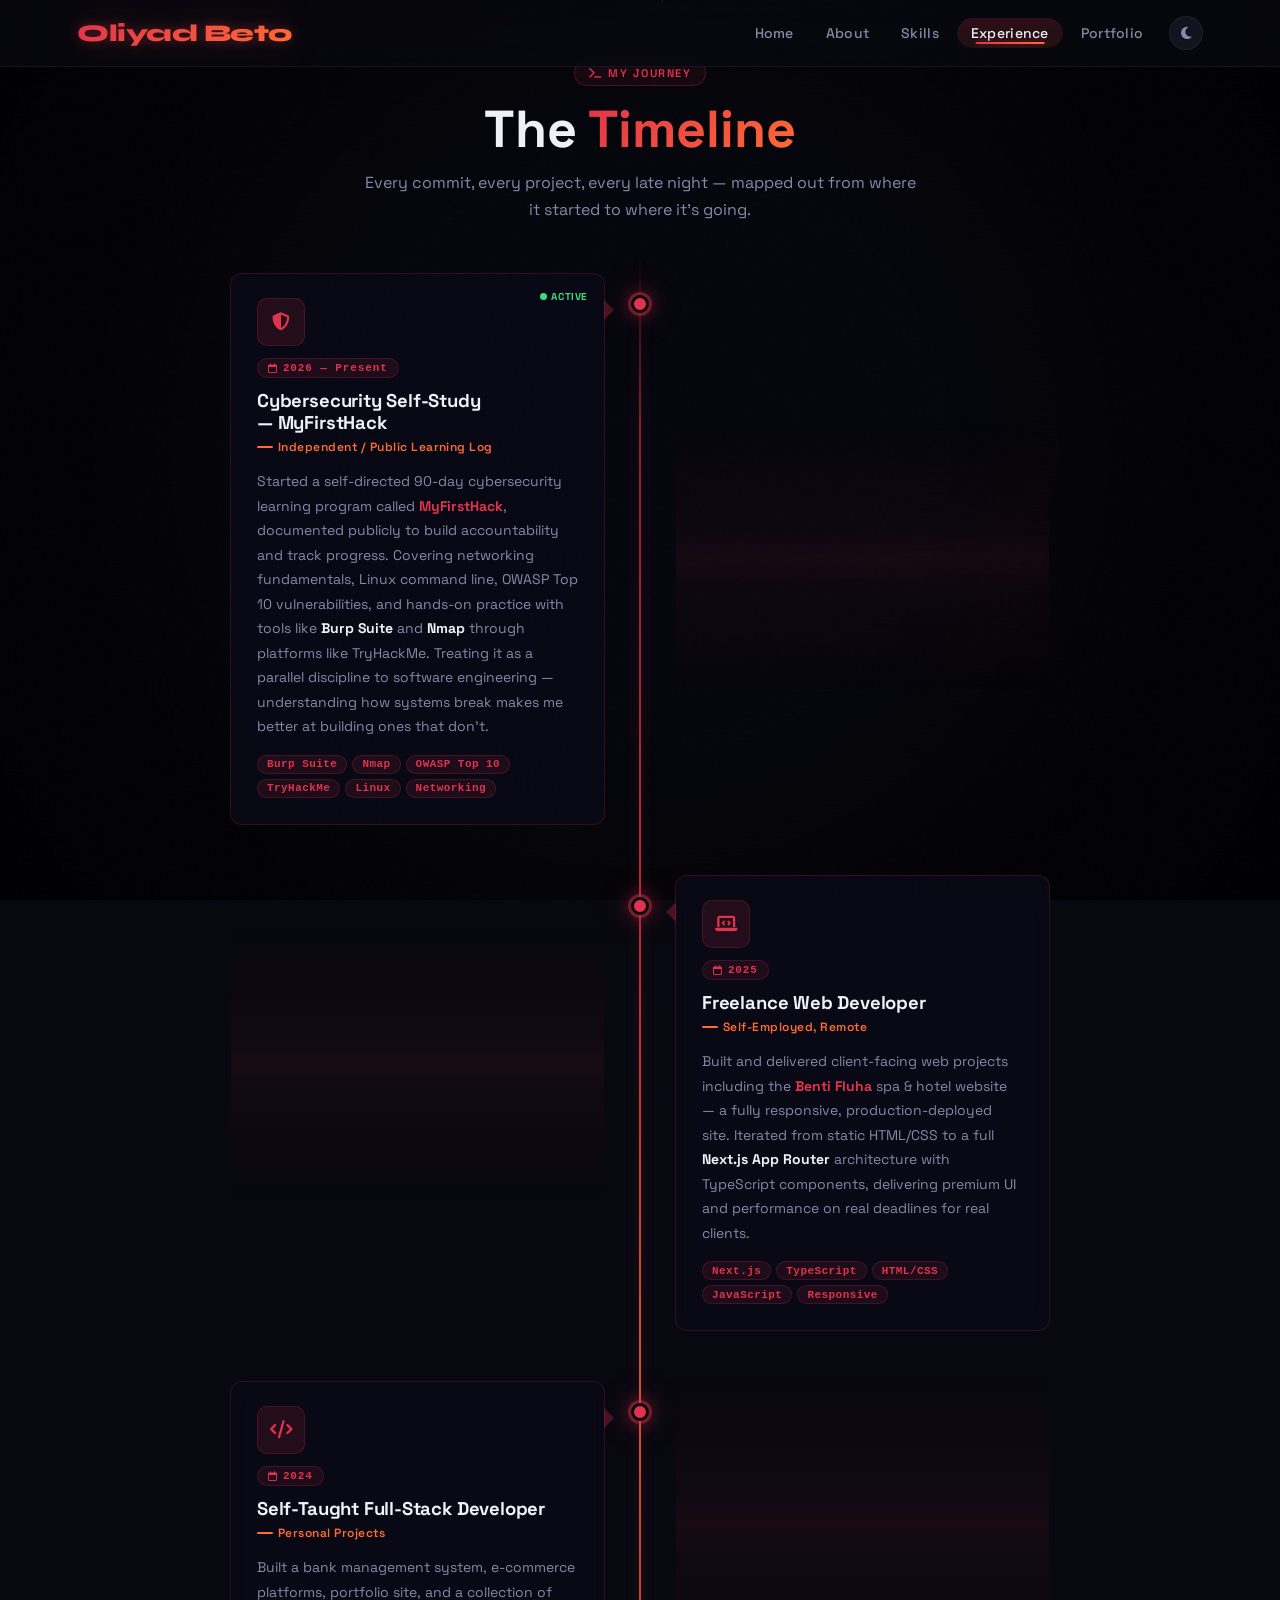
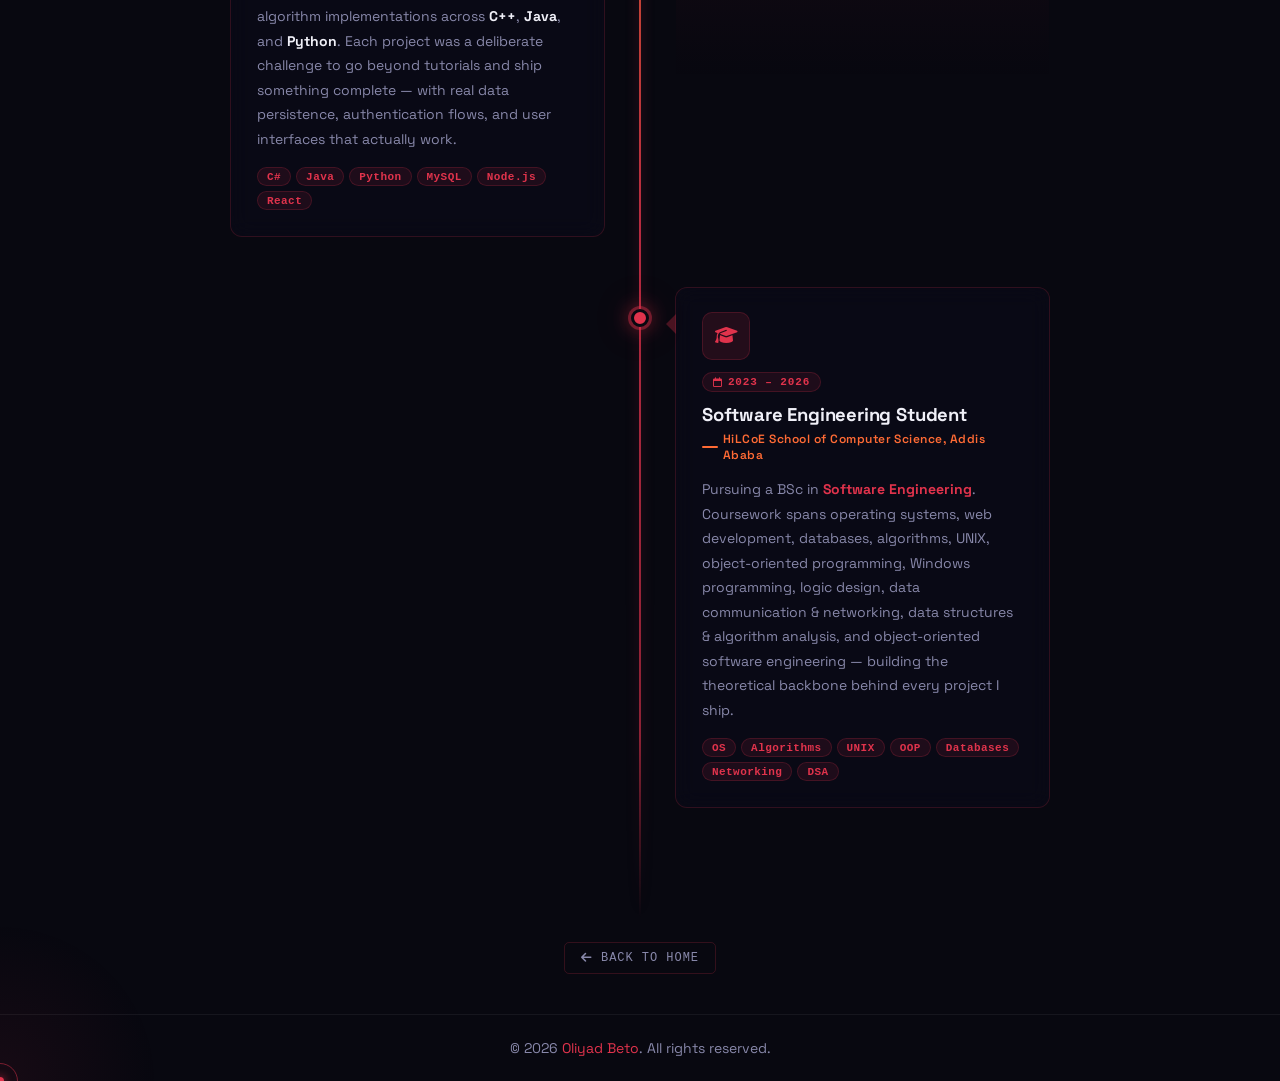
<file: experience.html>
<!DOCTYPE html>
<html lang="en">
<head>
  <meta charset="UTF-8">
  <meta name="viewport" content="width=device-width, initial-scale=1.0">
  <title>Experience — Oliyad Beto</title>
  <meta name="description" content="Oliyad Beto's professional journey — cybersecurity, freelancing, full-stack development and software engineering studies.">
  <link rel="stylesheet" href="https://cdnjs.cloudflare.com/ajax/libs/font-awesome/6.4.2/css/all.min.css">
  <link rel="stylesheet" href="style.css">
  <style>
    /* ══════════════════════════════════════════
       TIMELINE PAGE — CYBER EDITION
    ══════════════════════════════════════════ */

    .exp-hero {
      text-align: center;
      padding: 6rem 2rem 3rem;
      position: relative;
    }
    .exp-hero .tag {
      display: inline-flex;
      align-items: center;
      gap: 0.6rem;
      font-size: 1.1rem;
      font-weight: 600;
      letter-spacing: 0.14em;
      text-transform: uppercase;
      color: var(--accent);
      background: rgba(224,51,76,0.08);
      border: 1px solid rgba(224,51,76,0.25);
      padding: 0.5rem 1.4rem;
      border-radius: 3rem;
      margin-bottom: 1.6rem;
    }
    .exp-hero h1 {
      font-size: clamp(3rem, 6vw, 5.2rem);
      font-weight: 900;
      line-height: 1.05;
      margin-bottom: 1.2rem;
    }
    .exp-hero h1 span {
      background: var(--grad);
      -webkit-background-clip: text;
      -webkit-text-fill-color: transparent;
      background-clip: text;
    }
    .exp-hero p {
      font-size: 1.6rem;
      color: var(--text-muted);
      max-width: 56ch;
      margin: 0 auto;
      line-height: 1.7;
    }

    /* ── TIMELINE WRAPPER ── */
    .cyber-timeline {
      position: relative;
      max-width: 860px;
      margin: 0 auto;
      padding: 2rem 2rem 6rem;
    }

    /* The vertical glowing line */
    .cyber-timeline::before {
      content: '';
      position: absolute;
      left: 50%;
      top: 0;
      bottom: 0;
      width: 2px;
      transform: translateX(-50%);
      background: linear-gradient(
        to bottom,
        transparent 0%,
        rgba(224,51,76,0.6) 8%,
        rgba(224,51,76,0.8) 30%,
        rgba(255,107,53,0.8) 50%,
        rgba(224,51,76,0.8) 70%,
        rgba(224,51,76,0.6) 92%,
        transparent 100%
      );
      filter: drop-shadow(0 0 6px rgba(224,51,76,0.5));
      animation: line-pulse 3s ease-in-out infinite alternate;
    }
    @keyframes line-pulse {
      from { opacity: 0.7; }
      to   { opacity: 1; filter: drop-shadow(0 0 12px rgba(224,51,76,0.8)); }
    }

    /* ── TIMELINE ITEM ── */
    .tl-item {
      display: flex;
      align-items: flex-start;
      gap: 0;
      margin-bottom: 5rem;
      position: relative;
      opacity: 0;
      transform: translateY(40px);
      transition: opacity 0.7s ease, transform 0.7s ease;
    }
    .tl-item.in-view {
      opacity: 1;
      transform: translateY(0);
    }

    /* Alternate left/right layout */
    .tl-item:nth-child(odd)  { flex-direction: row; }
    .tl-item:nth-child(even) { flex-direction: row-reverse; }

    /* ── CARD ── */
    .tl-card {
      width: calc(50% - 3.5rem);
      background: rgba(10,10,22,0.88);
      border: 1px solid rgba(224,51,76,0.18);
      border-radius: 1.2rem;
      padding: 2.4rem 2.6rem 2.6rem;
      position: relative;
      backdrop-filter: blur(10px);
      transition: border-color 0.3s, box-shadow 0.3s, transform 0.3s;
      /* overflow:hidden removed — it disables 3D perspective tilt in browsers */
      cursor: default;
      transform-style: preserve-3d;
      will-change: transform;
    }

    /* Hover glow */
    .tl-card:hover {
      border-color: rgba(224,51,76,0.5);
      box-shadow:
        0 0 0 1px rgba(224,51,76,0.12),
        0 0 50px rgba(224,51,76,0.18),
        0 24px 60px rgba(0,0,0,0.5);
    }

    /* Top accent bar */
    .tl-card::before {
      content: '';
      position: absolute;
      top: 0; left: 0; right: 0;
      height: 2px;
      background: linear-gradient(90deg, transparent, var(--accent), var(--accent2), transparent);
      opacity: 0;
      transition: opacity 0.35s;
    }
    .tl-card:hover::before { opacity: 1; }

    /* Scan line sweep on hover */
    .tl-card::after {
      content: '';
      position: absolute;
      top: -100%;
      left: 0; right: 0;
      height: 60%;
      background: linear-gradient(
        to bottom,
        transparent,
        rgba(224,51,76,0.04) 40%,
        rgba(224,51,76,0.08) 50%,
        rgba(224,51,76,0.04) 60%,
        transparent
      );
      pointer-events: none;
      transition: top 0.6s ease;
    }
    .tl-card:hover::after { top: 100%; }

    /* Card arrow pointing toward center line */
    .tl-item:nth-child(odd)  .tl-card::before,
    .tl-item:nth-child(even) .tl-card::before { content: ''; }

    .tl-arrow {
      position: absolute;
      top: 2.6rem;
      width: 0; height: 0;
      border-top: 10px solid transparent;
      border-bottom: 10px solid transparent;
    }
    .tl-item:nth-child(odd)  .tl-arrow {
      right: -10px;
      border-left: 10px solid rgba(224,51,76,0.3);
    }
    .tl-item:nth-child(even) .tl-arrow {
      left: -10px;
      border-right: 10px solid rgba(224,51,76,0.3);
    }

    /* ── CENTER DOT ── */
    .tl-dot-wrap {
      position: absolute;
      left: 50%;
      top: 2.2rem;
      transform: translateX(-50%);
      z-index: 10;
      display: flex;
      align-items: center;
      justify-content: center;
    }
    .tl-dot {
      width: 18px;
      height: 18px;
      border-radius: 50%;
      background: var(--accent);
      border: 3px solid var(--bg);
      box-shadow:
        0 0 0 3px rgba(224,51,76,0.4),
        0 0 20px rgba(224,51,76,0.7),
        0 0 40px rgba(224,51,76,0.3);
      transition: transform 0.3s, box-shadow 0.3s;
      animation: dot-breathe 2.5s ease-in-out infinite;
    }
    .tl-item:hover .tl-dot {
      transform: scale(1.5);
      box-shadow:
        0 0 0 4px rgba(224,51,76,0.5),
        0 0 30px rgba(224,51,76,1),
        0 0 60px rgba(224,51,76,0.5);
    }
    @keyframes dot-breathe {
      0%, 100% { box-shadow: 0 0 0 3px rgba(224,51,76,0.4), 0 0 20px rgba(224,51,76,0.7), 0 0 40px rgba(224,51,76,0.3); }
      50%       { box-shadow: 0 0 0 5px rgba(224,51,76,0.2), 0 0 30px rgba(255,107,53,0.9), 0 0 60px rgba(224,51,76,0.4); }
    }

    /* ── CARD CONTENT ── */
    .tl-date {
      display: inline-flex;
      align-items: center;
      gap: 0.5rem;
      font-family: 'Courier New', monospace;
      font-size: 1.1rem;
      color: var(--accent);
      font-weight: 700;
      letter-spacing: 0.08em;
      background: rgba(224,51,76,0.1);
      border: 1px solid rgba(224,51,76,0.2);
      padding: 0.3rem 1rem;
      border-radius: 2rem;
      margin-bottom: 1.2rem;
    }
    .tl-date i { font-size: 1rem; }

    .tl-role {
      font-size: 1.85rem;
      font-weight: 800;
      color: var(--text);
      line-height: 1.2;
      margin-bottom: 0.5rem;
      letter-spacing: -0.01em;
    }

    .tl-company {
      font-size: 1.2rem;
      color: var(--accent2);
      font-weight: 600;
      letter-spacing: 0.04em;
      margin-bottom: 1.4rem;
      display: flex;
      align-items: center;
      gap: 0.5rem;
    }
    .tl-company::before {
      content: '';
      display: inline-block;
      width: 16px;
      height: 2px;
      background: var(--accent2);
      border-radius: 1px;
      flex-shrink: 0;
    }

    .tl-desc {
      font-size: 1.4rem;
      color: var(--text-muted);
      line-height: 1.75;
    }

    /* ── SKILL CHIPS ── */
    .tl-tags {
      display: flex;
      flex-wrap: wrap;
      gap: 0.5rem;
      margin-top: 1.6rem;
    }
    .tl-tag {
      font-size: 1.1rem;
      font-weight: 600;
      color: var(--accent);
      background: rgba(224,51,76,0.1);
      border: 1px solid rgba(224,51,76,0.2);
      padding: 0.25rem 0.9rem;
      border-radius: 2rem;
      font-family: 'Courier New', monospace;
      letter-spacing: 0.04em;
      transition: background 0.2s, border-color 0.2s;
    }
    .tl-tag:hover {
      background: rgba(224,51,76,0.2);
      border-color: rgba(224,51,76,0.5);
    }

    /* ── ICON BADGE ── */
    .tl-icon {
      font-size: 1.8rem;
      margin-bottom: 1.2rem;
      width: 4.8rem;
      height: 4.8rem;
      border-radius: 1rem;
      display: flex;
      align-items: center;
      justify-content: center;
      background: rgba(224,51,76,0.12);
      border: 1px solid rgba(224,51,76,0.2);
      color: var(--accent);
    }

    /* ── STATUS BADGE (current) ── */
    .tl-status {
      position: absolute;
      top: 1.6rem;
      right: 1.6rem;
      display: flex;
      align-items: center;
      gap: 0.4rem;
      font-size: 1rem;
      font-weight: 700;
      color: #3ddc84;
      letter-spacing: 0.06em;
      text-transform: uppercase;
    }
    .tl-status-dot {
      width: 7px;
      height: 7px;
      border-radius: 50%;
      background: #3ddc84;
      animation: blink 1.2s ease-in-out infinite;
    }
    @keyframes blink {
      0%, 100% { opacity: 1; }
      50%       { opacity: 0.2; }
    }

    /* ── YEAR MARKER (optional) ── */
    .tl-year-marker {
      text-align: center;
      margin-bottom: 3rem;
      position: relative;
      z-index: 5;
    }
    .tl-year-marker span {
      display: inline-block;
      font-family: 'Courier New', monospace;
      font-size: 1.1rem;
      font-weight: 700;
      letter-spacing: 0.2em;
      color: rgba(224,51,76,0.7);
      background: var(--bg);
      padding: 0.3rem 1.2rem;
      border: 1px solid rgba(224,51,76,0.15);
      border-radius: 2rem;
      position: relative;
      z-index: 2;
    }

    /* ── BACK BTN ── */
    .exp-back {
      display: flex;
      justify-content: center;
      padding-bottom: 4rem;
    }

    /* ── RESPONSIVE ── */
    @media (max-width: 768px) {
      .cyber-timeline::before { left: 2rem; }
      .tl-item,
      .tl-item:nth-child(even) { flex-direction: column !important; padding-left: 5rem; }
      .tl-card { width: 100%; }
      .tl-dot-wrap { left: 2rem; top: 1.8rem; transform: none; }
      .tl-item:nth-child(odd)  .tl-arrow,
      .tl-item:nth-child(even) .tl-arrow { left: -10px; right: auto; border-right: 10px solid rgba(224,51,76,0.3); border-left: none; }
    }

    /* ── LIGHT MODE ── */
    body.light-mode .exp-hero h1 { color: #0c0c18; }
    body.light-mode .exp-hero p  { color: #52526a; }
    body.light-mode .exp-hero .tag {
      background: rgba(224,51,76,0.07);
      border-color: rgba(224,51,76,0.2);
    }

    body.light-mode .cyber-timeline::before {
      background: linear-gradient(
        to bottom,
        transparent 0%,
        rgba(224,51,76,0.4) 8%,
        rgba(224,51,76,0.55) 50%,
        rgba(224,51,76,0.4) 92%,
        transparent 100%
      );
    }

    body.light-mode .tl-card {
      background: #ffffff;
      border-color: rgba(224,51,76,0.18);
      box-shadow: 0 4px 24px rgba(0,0,0,0.07);
    }
    body.light-mode .tl-card:hover {
      border-color: rgba(224,51,76,0.4);
      box-shadow:
        0 0 0 1px rgba(224,51,76,0.1),
        0 0 40px rgba(224,51,76,0.1),
        0 20px 48px rgba(0,0,0,0.12);
    }

    body.light-mode .tl-role    { color: #0c0c18; }
    body.light-mode .tl-company { color: #e0334c; }
    body.light-mode .tl-company::before { background: #e0334c; }
    body.light-mode .tl-desc    { color: #52526a; }
    body.light-mode .tl-desc strong { color: #0c0c18; }

    body.light-mode .tl-date {
      background: rgba(224,51,76,0.07);
      border-color: rgba(224,51,76,0.2);
      color: var(--accent);
    }

    body.light-mode .tl-tag {
      background: rgba(224,51,76,0.07);
      border-color: rgba(224,51,76,0.2);
      color: var(--accent);
    }
    body.light-mode .tl-tag:hover {
      background: rgba(224,51,76,0.14);
      border-color: rgba(224,51,76,0.4);
    }

    body.light-mode .tl-icon {
      background: rgba(224,51,76,0.07);
      border-color: rgba(224,51,76,0.18);
    }

    body.light-mode .tl-status { color: #008a35; }
    body.light-mode .tl-status-dot { background: #008a35; }

    body.light-mode .tl-dot {
      border-color: var(--bg);
      box-shadow: 0 0 0 3px rgba(224,51,76,0.35), 0 0 14px rgba(224,51,76,0.5);
    }
  </style>
</head>
<body>

<canvas id="particles-canvas"></canvas>

<header id="main-header">
  <a href="index.html" class="logo">Oliyad Beto</a>
  <nav>
    <a href="index.html">Home</a>
    <a href="about.html">About</a>
    <a href="skills.html">Skills</a>
    <a href="experience.html" class="active">Experience</a>
    <a href="portfolio.html">Portfolio</a>
    <button class="toggle-mode-btn" id="theme-toggle" aria-label="Toggle theme">
      <i class="fa-solid fa-moon"></i>
    </button>
  </nav>
</header>

<main>

  <!-- ── HERO ── -->
  <section class="exp-hero">
    <span class="tag"><i class="fa-solid fa-terminal"></i> MY JOURNEY</span>
    <h1>The <span>Timeline</span></h1>
    <p>Every commit, every project, every late night — mapped out from where it started to where it's going.</p>
  </section>

  <!-- ══ CYBER TIMELINE ══ -->
  <div class="cyber-timeline" id="cyber-timeline">

    <!-- ─── ITEM 1 — Cybersecurity ─── -->
    <div class="tl-item" id="tl-1" style="transition-delay: 0.05s">
      <div class="tl-card">
        <div class="tl-status"><span class="tl-status-dot"></span>ACTIVE</div>
        <div class="tl-arrow"></div>
        <div class="tl-icon"><i class="fa-solid fa-shield-halved"></i></div>
        <div class="tl-date"><i class="fa-regular fa-calendar"></i> 2026 — Present</div>
        <div class="tl-role">Cybersecurity Self-Study<br>— MyFirstHack</div>
        <div class="tl-company">Independent / Public Learning Log</div>
        <div class="tl-desc">Started a self-directed 90-day cybersecurity learning program called <strong style="color:var(--accent)">MyFirstHack</strong>, documented publicly to build accountability and track progress. Covering networking fundamentals, Linux command line, OWASP Top 10 vulnerabilities, and hands-on practice with tools like <strong style="color:var(--text)">Burp Suite</strong> and <strong style="color:var(--text)">Nmap</strong> through platforms like TryHackMe. Treating it as a parallel discipline to software engineering — understanding how systems break makes me better at building ones that don't.</div>
        <div class="tl-tags">
          <span class="tl-tag">Burp Suite</span>
          <span class="tl-tag">Nmap</span>
          <span class="tl-tag">OWASP Top 10</span>
          <span class="tl-tag">TryHackMe</span>
          <span class="tl-tag">Linux</span>
          <span class="tl-tag">Networking</span>
        </div>
      </div>
      <div class="tl-dot-wrap"><div class="tl-dot"></div></div>
    </div>

    <!-- ─── ITEM 2 — Freelance ─── -->
    <div class="tl-item" id="tl-2" style="transition-delay: 0.15s">
      <div class="tl-card">
        <div class="tl-arrow"></div>
        <div class="tl-icon"><i class="fa-solid fa-laptop-code"></i></div>
        <div class="tl-date"><i class="fa-regular fa-calendar"></i> 2025</div>
        <div class="tl-role">Freelance Web Developer</div>
        <div class="tl-company">Self-Employed, Remote</div>
        <div class="tl-desc">Built and delivered client-facing web projects including the <strong style="color:var(--accent)">Benti Fluha</strong> spa &amp; hotel website — a fully responsive, production-deployed site. Iterated from static HTML/CSS to a full <strong style="color:var(--text)">Next.js App Router</strong> architecture with TypeScript components, delivering premium UI and performance on real deadlines for real clients.</div>
        <div class="tl-tags">
          <span class="tl-tag">Next.js</span>
          <span class="tl-tag">TypeScript</span>
          <span class="tl-tag">HTML/CSS</span>
          <span class="tl-tag">JavaScript</span>
          <span class="tl-tag">Responsive</span>
        </div>
      </div>
      <div class="tl-dot-wrap"><div class="tl-dot"></div></div>
    </div>

    <!-- ─── ITEM 3 — Full-Stack ─── -->
    <div class="tl-item" id="tl-3" style="transition-delay: 0.25s">
      <div class="tl-card">
        <div class="tl-arrow"></div>
        <div class="tl-icon"><i class="fa-solid fa-code"></i></div>
        <div class="tl-date"><i class="fa-regular fa-calendar"></i> 2024</div>
        <div class="tl-role">Self-Taught Full-Stack Developer</div>
        <div class="tl-company">Personal Projects</div>
        <div class="tl-desc">Built a bank management system, e-commerce platforms, portfolio site, and a collection of algorithm implementations across <strong style="color:var(--text)">C++</strong>, <strong style="color:var(--text)">Java</strong>, and <strong style="color:var(--text)">Python</strong>. Each project was a deliberate challenge to go beyond tutorials and ship something complete — with real data persistence, authentication flows, and user interfaces that actually work.</div>
        <div class="tl-tags">
          <span class="tl-tag">C#</span>
          <span class="tl-tag">Java</span>
          <span class="tl-tag">Python</span>
          <span class="tl-tag">MySQL</span>
          <span class="tl-tag">Node.js</span>
          <span class="tl-tag">React</span>
        </div>
      </div>
      <div class="tl-dot-wrap"><div class="tl-dot"></div></div>
    </div>

    <!-- ─── ITEM 4 — University ─── -->
    <div class="tl-item" id="tl-4" style="transition-delay: 0.35s">
      <div class="tl-card">
        <div class="tl-arrow"></div>
        <div class="tl-icon"><i class="fa-solid fa-graduation-cap"></i></div>
        <div class="tl-date"><i class="fa-regular fa-calendar"></i> 2023 – 2026</div>
        <div class="tl-role">Software Engineering Student</div>
        <div class="tl-company">HiLCoE School of Computer Science, Addis Ababa</div>
        <div class="tl-desc">Pursuing a BSc in <strong style="color:var(--accent)">Software Engineering</strong>. Coursework spans operating systems, web development, databases, algorithms, UNIX, object-oriented programming, Windows programming, logic design, data communication &amp; networking, data structures &amp; algorithm analysis, and object-oriented software engineering — building the theoretical backbone behind every project I ship.</div>
        <div class="tl-tags">
          <span class="tl-tag">OS</span>
          <span class="tl-tag">Algorithms</span>
          <span class="tl-tag">UNIX</span>
          <span class="tl-tag">OOP</span>
          <span class="tl-tag">Databases</span>
          <span class="tl-tag">Networking</span>
          <span class="tl-tag">DSA</span>
        </div>
      </div>
      <div class="tl-dot-wrap"><div class="tl-dot"></div></div>
    </div>

  </div><!-- /cyber-timeline -->

  <!-- BACK -->
  <div class="exp-back">
    <a href="index.html" class="back-btn"><i class="fa-solid fa-arrow-left"></i> Back to Home</a>
  </div>

</main>

<footer>
  <p>&copy; 2026 <span>Oliyad Beto</span>. All rights reserved.</p>
</footer>

<script src="app.js"></script>
<script>
  // Timeline scroll reveal (independent of app.js reveal system)
  (function() {
    const items = document.querySelectorAll('.tl-item');
    const io = new IntersectionObserver(entries => {
      entries.forEach(entry => {
        if (entry.isIntersecting) {
          const delay = parseFloat(entry.target.style.transitionDelay || '0') * 1000;
          setTimeout(() => entry.target.classList.add('in-view'), delay);
          io.unobserve(entry.target);
        }
      });
    }, { threshold: 0.15 });
    items.forEach(item => io.observe(item));
  })();
</script>
</body>
</html>
</file>
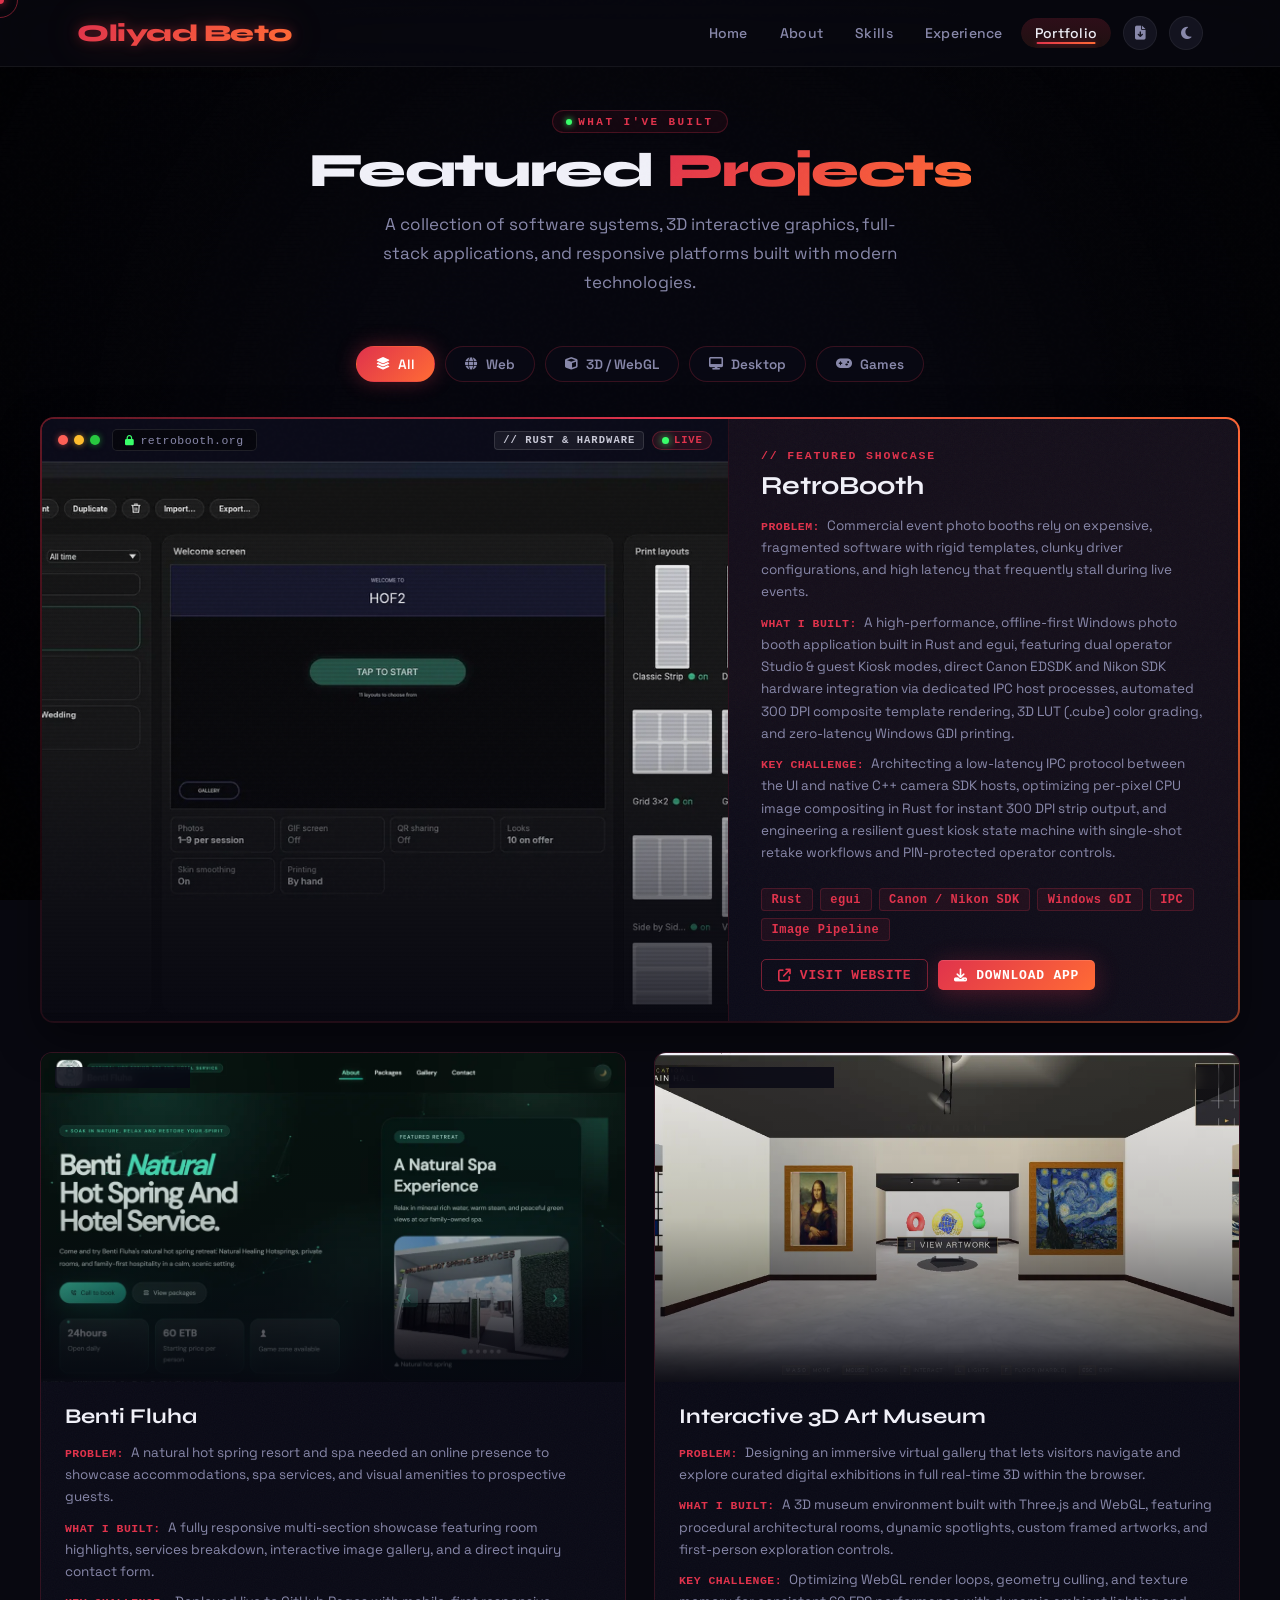
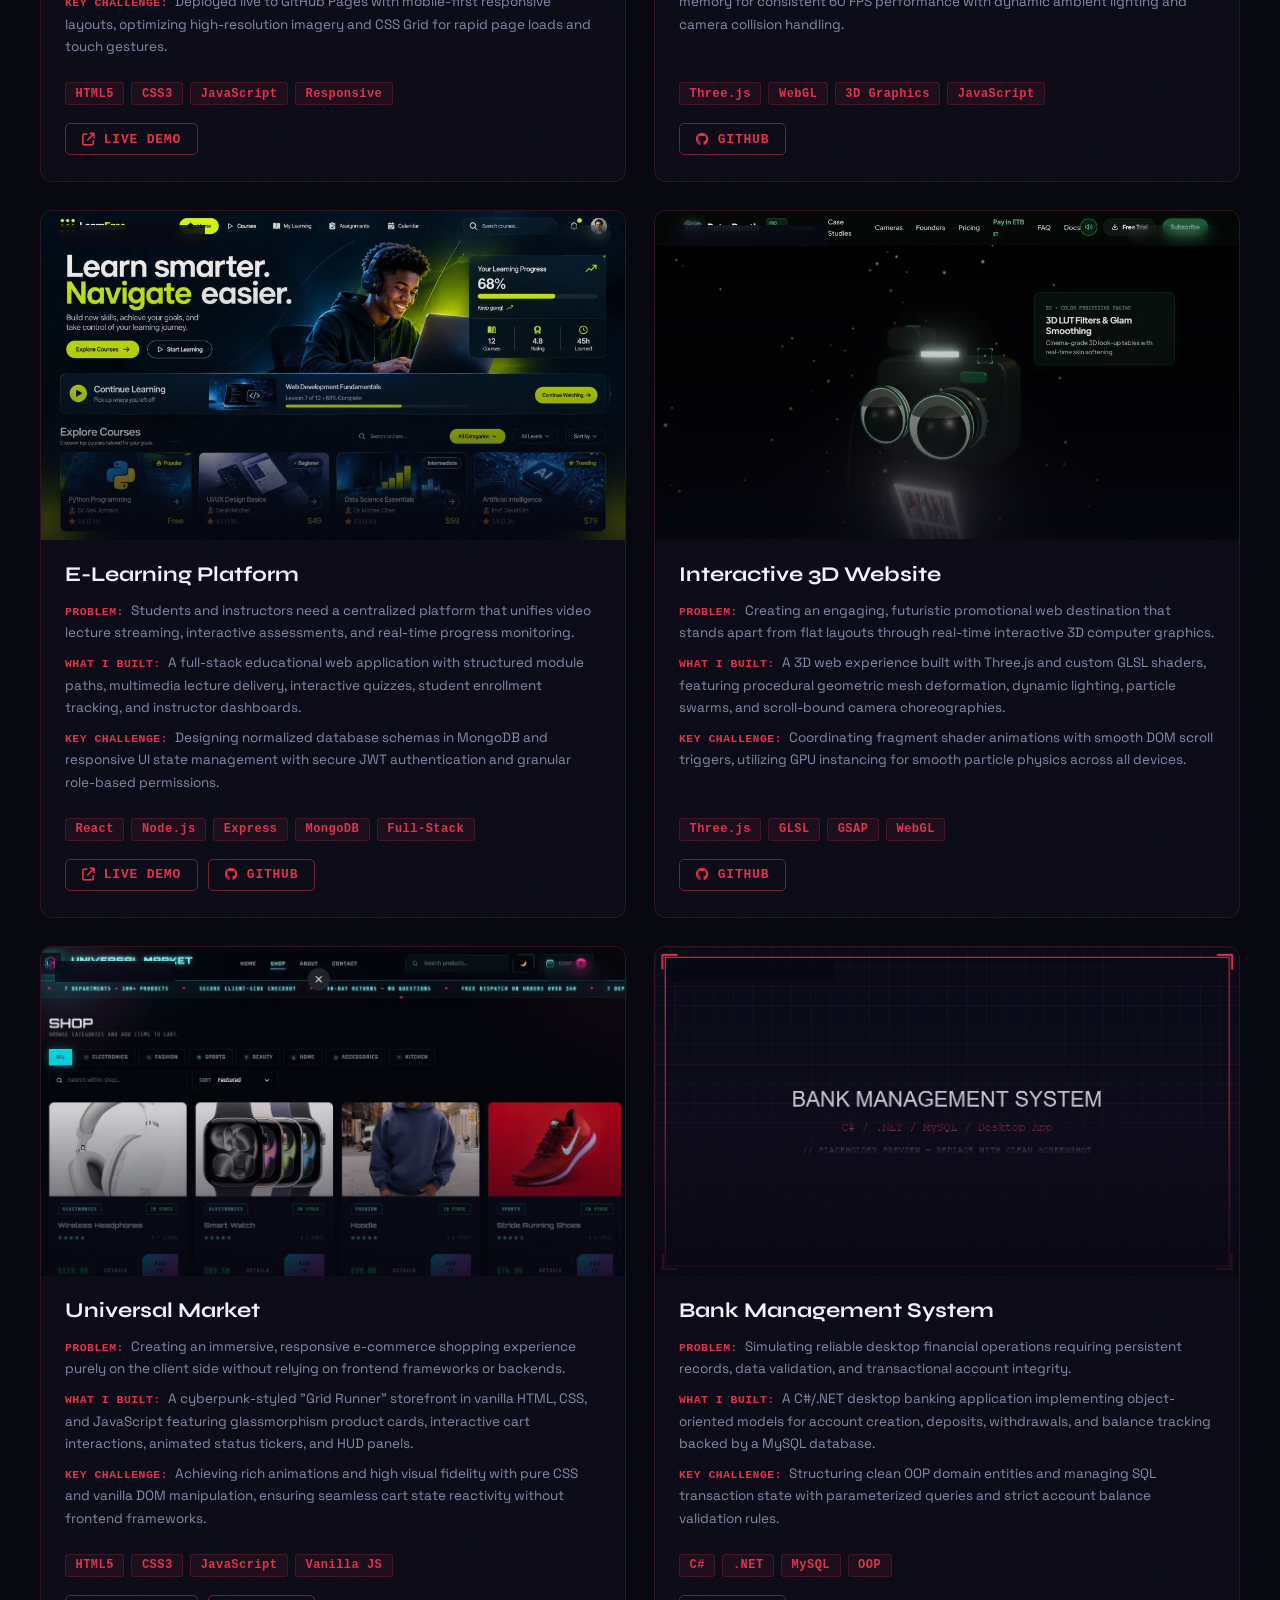
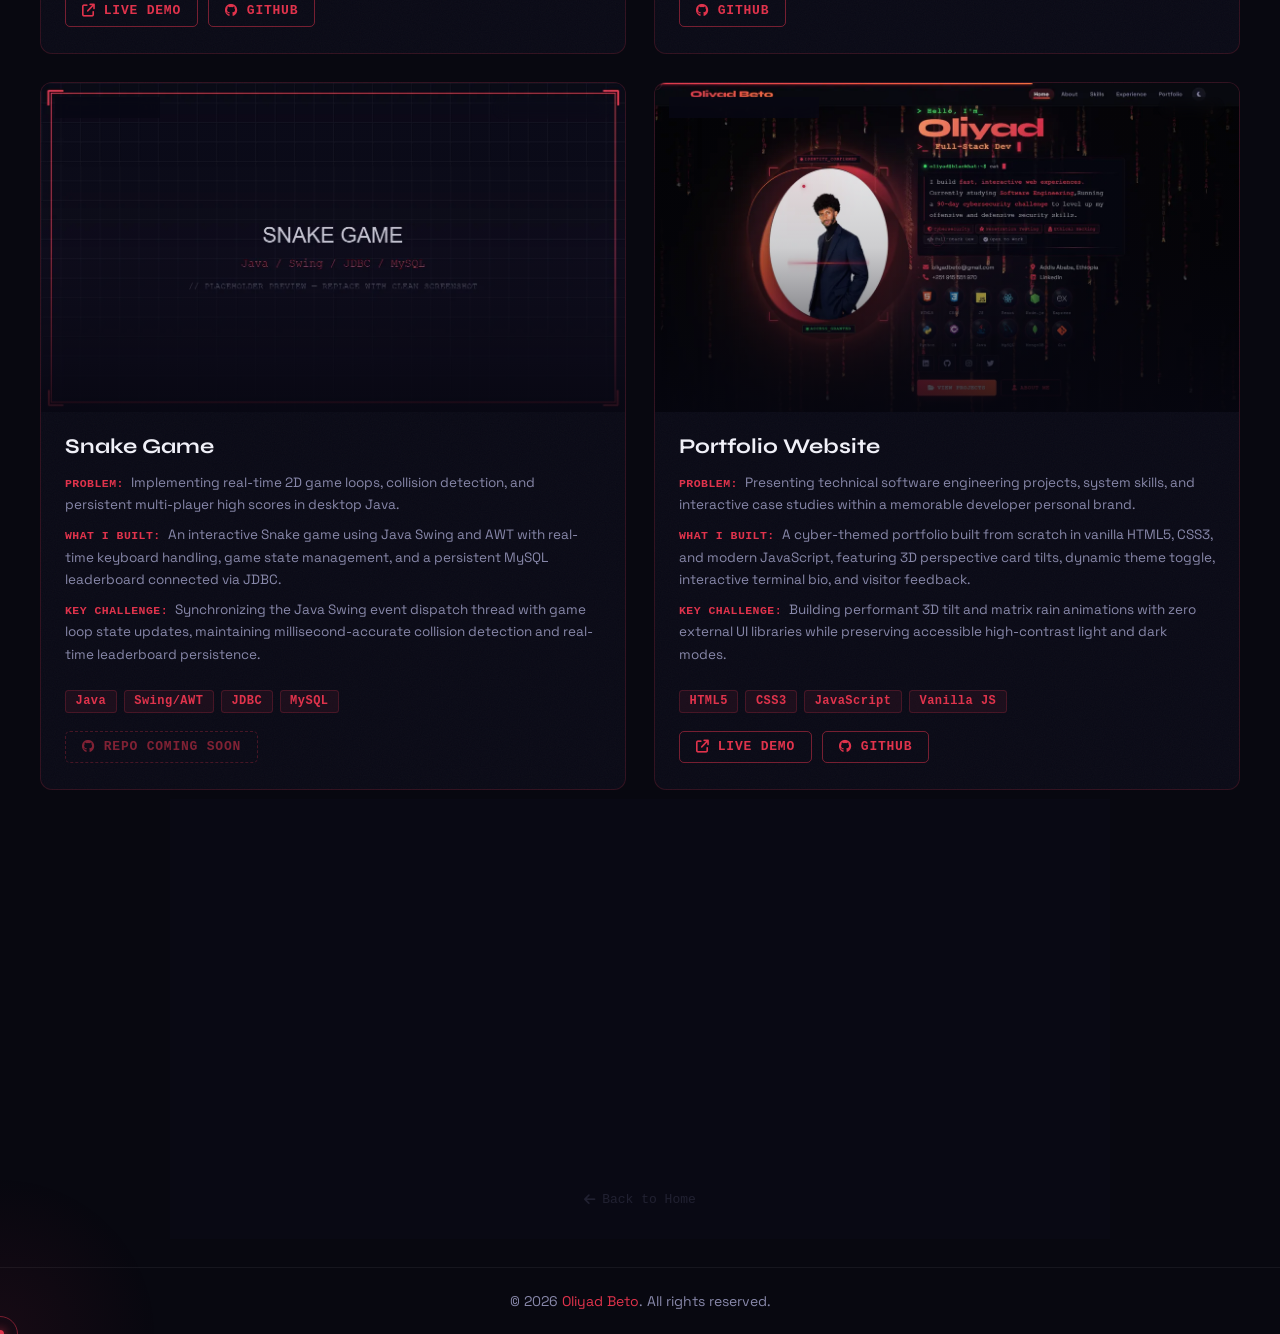
<file: portfolio.html>
<!DOCTYPE html>
<html lang="en">
<head>
  <meta charset="UTF-8">
  <meta name="viewport" content="width=device-width, initial-scale=1.0">
  <title>Projects &mdash; Oliyad Beto | Software Engineer</title>
  <meta name="description" content="Explore software engineering and web development projects by Oliyad Beto &mdash; 3D WebGL experiences, full-stack platforms, banking systems, games, and responsive websites.">
  <meta name="theme-color" content="#060610">
  <!-- Open Graph -->
  <meta property="og:type" content="website">
  <meta property="og:title" content="Projects &mdash; Oliyad Beto | Software Engineer">
  <meta property="og:description" content="Explore software engineering and web development projects by Oliyad Beto &mdash; 3D WebGL experiences, full-stack platforms, banking systems, games, and responsive websites.">
  <meta property="og:image" content="images/benti-fluha.webp">
  <meta property="og:url" content="https://olibbeto.github.io/Portfolio3.0/portfolio.html">
  <link rel="stylesheet" href="https://cdnjs.cloudflare.com/ajax/libs/font-awesome/6.4.2/css/all.min.css">
  <link rel="stylesheet" href="style.css?v=20261111">
</head>
<body>

<canvas id="particles-canvas"></canvas>

<!-- Custom cursor -->
<div class="cursor-dot" id="cursor-dot"></div>
<div class="cursor-ring" id="cursor-ring"></div>

<!-- Scroll progress bar -->
<div class="scroll-indicator" id="scroll-bar"></div>

<header id="main-header">
  <a href="index.html" class="logo">Oliyad Beto</a>
  <nav>
    <a href="index.html">Home</a>
    <a href="about.html">About</a>
    <a href="skills.html">Skills</a>
    <a href="experience.html">Experience</a>
    <a href="portfolio.html" class="active">Portfolio</a>
    <a class="resume-download-btn" href="Oliyad_Beto_CV.pdf" download aria-label="Download resume" title="Download Resume">
      <i class="fa-solid fa-file-arrow-down"></i>
    </a>
    <button class="toggle-mode-btn" id="theme-toggle" aria-label="Toggle theme">
      <i class="fa-solid fa-moon"></i>
    </button>
  </nav>
</header>

<main>
  <div class="page-section portfolio-section">
    <div class="page-header">
      <span class="tag">What I&apos;ve built</span>
      <h1>Featured <span>Projects</span></h1>
      <p>A collection of software systems, 3D interactive graphics, full-stack applications, and responsive platforms built with modern technologies.</p>
    </div>

    <!-- Category Filter Controls -->
    <div class="project-filters" role="group" aria-label="Filter projects by category">
      <button type="button" class="filter-btn active" data-filter="all" aria-pressed="true">
        <i class="fa-solid fa-layer-group"></i> All
      </button>
      <button type="button" class="filter-btn" data-filter="web" aria-pressed="false">
        <i class="fa-solid fa-globe"></i> Web
      </button>
      <button type="button" class="filter-btn" data-filter="3d" aria-pressed="false">
        <i class="fa-solid fa-cube"></i> 3D / WebGL
      </button>
      <button type="button" class="filter-btn" data-filter="desktop" aria-pressed="false">
        <i class="fa-solid fa-desktop"></i> Desktop
      </button>
      <button type="button" class="filter-btn" data-filter="games" aria-pressed="false">
        <i class="fa-solid fa-gamepad"></i> Games
      </button>
    </div>

    <div class="project-grid">

      <!-- 1 — RetroBooth (FEATURED: Spans both columns) -->
      <div class="project-card featured" data-category="desktop" style="animation-delay:0.05s">
        <div class="featured-preview">
          <div class="browser-bar">
            <div class="browser-dots" aria-hidden="true">
              <span class="browser-dot b-red"></span>
              <span class="browser-dot b-yellow"></span>
              <span class="browser-dot b-green"></span>
            </div>
            <div class="browser-address" title="https://retrobooth.org">
              <i class="fa-solid fa-lock" aria-hidden="true"></i>
              <span>retrobooth.org</span>
            </div>
            <div class="browser-actions">
              <span class="project-type-pill">// RUST &amp; HARDWARE</span>
              <span class="project-status-pill"><span class="status-pulse-dot"></span> Live</span>
            </div>
          </div>
          <div class="featured-img-box">
            <img src="images/retrobooth.webp" alt="Screenshot of RetroBooth professional Windows photo booth software with real-time camera preview, filter engine, and print templates" width="1200" height="675" loading="lazy" decoding="async">
            <div class="overlay"></div>
          </div>
        </div>
        <div class="body">
          <span class="project-featured-tag">// FEATURED SHOWCASE</span>
          <h2>
            <a href="https://retrobooth.org" target="_blank" rel="noopener noreferrer" class="project-card-link">RetroBooth</a>
          </h2>
          <div class="project-case-study">
            <div class="cs-row"><strong class="cs-label">Problem:</strong> Commercial event photo booths rely on expensive, fragmented software with rigid templates, clunky driver configurations, and high latency that frequently stall during live events.</div>
            <div class="cs-row"><strong class="cs-label">What I built:</strong> A high-performance, offline-first Windows photo booth application built in Rust and egui, featuring dual operator Studio &amp; guest Kiosk modes, direct Canon EDSDK and Nikon SDK hardware integration via dedicated IPC host processes, automated 300 DPI composite template rendering, 3D LUT (.cube) color grading, and zero-latency Windows GDI printing.</div>
            <div class="cs-row"><strong class="cs-label">Key challenge:</strong> Architecting a low-latency IPC protocol between the UI and native C++ camera SDK hosts, optimizing per-pixel CPU image compositing in Rust for instant 300 DPI strip output, and engineering a resilient guest kiosk state machine with single-shot retake workflows and PIN-protected operator controls.</div>
          </div>
          <div class="project-tags">
            <span class="tag-chip">Rust</span>
            <span class="tag-chip">egui</span>
            <span class="tag-chip">Canon / Nikon SDK</span>
            <span class="tag-chip">Windows GDI</span>
            <span class="tag-chip">IPC</span>
            <span class="tag-chip">Image Pipeline</span>
          </div>
          <div class="project-actions">
            <a href="https://retrobooth.org" target="_blank" rel="noopener noreferrer" class="btn btn-outline btn-sm">
              <i class="fa-solid fa-arrow-up-right-from-square"></i> Visit Website
            </a>
            <a href="https://retrobooth.org" target="_blank" rel="noopener noreferrer" class="btn btn-primary btn-sm">
              <i class="fa-solid fa-download"></i> Download App
            </a>
          </div>
        </div>
      </div>

      <!-- 2 — Benti Fluha -->
      <div class="project-card" data-category="web" style="animation-delay:0.1s">
        <div class="img-wrap">
          <span class="project-type-badge">// RESORT &amp; SPA</span>
          <span class="project-status-badge"><span class="status-pulse-dot"></span> Live</span>
          <img src="images/benti-fluha.webp" alt="Screenshot of the Benti Fluha resort and spa website homepage hero section" width="1200" height="675" loading="lazy" decoding="async">
          <div class="overlay"></div>
        </div>
        <div class="body">
          <h2>
            <a href="https://olibbeto.github.io/BentiFluha/" target="_blank" rel="noopener noreferrer" class="project-card-link">Benti Fluha</a>
          </h2>
          <div class="project-case-study">
            <div class="cs-row"><strong class="cs-label">Problem:</strong> A natural hot spring resort and spa needed an online presence to showcase accommodations, spa services, and visual amenities to prospective guests.</div>
            <div class="cs-row"><strong class="cs-label">What I built:</strong> A fully responsive multi-section showcase featuring room highlights, services breakdown, interactive image gallery, and a direct inquiry contact form.</div>
            <div class="cs-row"><strong class="cs-label">Key challenge:</strong> Deployed live to GitHub Pages with mobile-first responsive layouts, optimizing high-resolution imagery and CSS Grid for rapid page loads and touch gestures.</div>
          </div>
          <div class="project-tags">
            <span class="tag-chip">HTML5</span>
            <span class="tag-chip">CSS3</span>
            <span class="tag-chip">JavaScript</span>
            <span class="tag-chip">Responsive</span>
          </div>
          <div class="project-actions">
            <a href="https://olibbeto.github.io/BentiFluha/" target="_blank" rel="noopener noreferrer" class="btn btn-outline btn-sm">
              <i class="fa-solid fa-arrow-up-right-from-square"></i> Live Demo
            </a>
          </div>
        </div>
      </div>

      <!-- 3 — Interactive 3D Art Museum -->
      <div class="project-card" data-category="3d web" style="animation-delay:0.15s">
        <div class="img-wrap">
          <span class="project-type-badge">// 3D VIRTUAL SPACE</span>
          <span class="project-status-badge"><span class="status-pulse-dot dot-cyan"></span> 3D WebGL</span>
          <img src="images/3d-art-museum.webp" alt="Screenshot of Interactive 3D Art Museum virtual gallery space built with Three.js and WebGL" width="1200" height="675" loading="lazy" decoding="async">
          <div class="overlay"></div>
        </div>
        <div class="body">
          <h2>
            <a href="https://github.com/olibbeto" target="_blank" rel="noopener noreferrer" class="project-card-link">Interactive 3D Art Museum</a>
          </h2>
          <div class="project-case-study">
            <div class="cs-row"><strong class="cs-label">Problem:</strong> Designing an immersive virtual gallery that lets visitors navigate and explore curated digital exhibitions in full real-time 3D within the browser.</div>
            <div class="cs-row"><strong class="cs-label">What I built:</strong> A 3D museum environment built with Three.js and WebGL, featuring procedural architectural rooms, dynamic spotlights, custom framed artworks, and first-person exploration controls.</div>
            <div class="cs-row"><strong class="cs-label">Key challenge:</strong> Optimizing WebGL render loops, geometry culling, and texture memory for consistent 60 FPS performance with dynamic ambient lighting and camera collision handling.</div>
          </div>
          <div class="project-tags">
            <span class="tag-chip">Three.js</span>
            <span class="tag-chip">WebGL</span>
            <span class="tag-chip">3D Graphics</span>
            <span class="tag-chip">JavaScript</span>
          </div>
          <div class="project-actions">
            <a href="https://github.com/olibbeto" target="_blank" rel="noopener noreferrer" class="btn btn-outline btn-sm">
              <i class="fa-brands fa-github"></i> GitHub
            </a>
          </div>
        </div>
      </div>

      <!-- 4 — E-Learning Platform -->
      <div class="project-card" data-category="web" style="animation-delay:0.2s">
        <div class="img-wrap">
          <span class="project-type-badge">// FULL-STACK LMS</span>
          <span class="project-status-badge"><span class="status-pulse-dot"></span> Live</span>
          <img src="images/e-learning.webp" alt="Screenshot of LearnEase e-learning platform dashboard with course catalog, progress tracker, and interactive curriculum" width="1024" height="576" loading="lazy" decoding="async">
          <div class="overlay"></div>
        </div>
        <div class="body">
          <h2>
            <a href="https://olibbeto.github.io/E-Learning-Platform/" target="_blank" rel="noopener noreferrer" class="project-card-link">E-Learning Platform</a>
          </h2>
          <div class="project-case-study">
            <div class="cs-row"><strong class="cs-label">Problem:</strong> Students and instructors need a centralized platform that unifies video lecture streaming, interactive assessments, and real-time progress monitoring.</div>
            <div class="cs-row"><strong class="cs-label">What I built:</strong> A full-stack educational web application with structured module paths, multimedia lecture delivery, interactive quizzes, student enrollment tracking, and instructor dashboards.</div>
            <div class="cs-row"><strong class="cs-label">Key challenge:</strong> Designing normalized database schemas in MongoDB and responsive UI state management with secure JWT authentication and granular role-based permissions.</div>
          </div>
          <div class="project-tags">
            <span class="tag-chip">React</span>
            <span class="tag-chip">Node.js</span>
            <span class="tag-chip">Express</span>
            <span class="tag-chip">MongoDB</span>
            <span class="tag-chip">Full-Stack</span>
          </div>
          <div class="project-actions">
            <a href="https://olibbeto.github.io/E-Learning-Platform/" target="_blank" rel="noopener noreferrer" class="btn btn-outline btn-sm">
              <i class="fa-solid fa-arrow-up-right-from-square"></i> Live Demo
            </a>
            <a href="https://github.com/olibbeto" target="_blank" rel="noopener noreferrer" class="btn btn-outline btn-sm">
              <i class="fa-brands fa-github"></i> GitHub
            </a>
          </div>
        </div>
      </div>

      <!-- 5 — Interactive 3D Website -->
      <div class="project-card" data-category="3d web" style="animation-delay:0.25s">
        <div class="img-wrap">
          <span class="project-type-badge">// CREATIVE 3D WEB</span>
          <span class="project-status-badge"><span class="status-pulse-dot dot-cyan"></span> 3D WebGL</span>
          <img src="images/interactive-3d-website.webp" alt="Screenshot of Interactive 3D Website featuring procedural 3D model visualization and shader effects" width="1200" height="675" loading="lazy" decoding="async">
          <div class="overlay"></div>
        </div>
        <div class="body">
          <h2>
            <a href="https://github.com/olibbeto" target="_blank" rel="noopener noreferrer" class="project-card-link">Interactive 3D Website</a>
          </h2>
          <div class="project-case-study">
            <div class="cs-row"><strong class="cs-label">Problem:</strong> Creating an engaging, futuristic promotional web destination that stands apart from flat layouts through real-time interactive 3D computer graphics.</div>
            <div class="cs-row"><strong class="cs-label">What I built:</strong> A 3D web experience built with Three.js and custom GLSL shaders, featuring procedural geometric mesh deformation, dynamic lighting, particle swarms, and scroll-bound camera choreographies.</div>
            <div class="cs-row"><strong class="cs-label">Key challenge:</strong> Coordinating fragment shader animations with smooth DOM scroll triggers, utilizing GPU instancing for smooth particle physics across all devices.</div>
          </div>
          <div class="project-tags">
            <span class="tag-chip">Three.js</span>
            <span class="tag-chip">GLSL</span>
            <span class="tag-chip">GSAP</span>
            <span class="tag-chip">WebGL</span>
          </div>
          <div class="project-actions">
            <a href="https://github.com/olibbeto" target="_blank" rel="noopener noreferrer" class="btn btn-outline btn-sm">
              <i class="fa-brands fa-github"></i> GitHub
            </a>
          </div>
        </div>
      </div>

      <!-- 6 — Universal Market -->
      <div class="project-card" data-category="web" style="animation-delay:0.3s">
        <div class="img-wrap">
          <span class="project-type-badge">// STOREFRONT</span>
          <span class="project-status-badge"><span class="status-pulse-dot"></span> Live</span>
          <img src="images/ecommerce.webp" alt="Screenshot of Universal Market cyberpunk-themed e-commerce storefront with neon HUD interface" width="1200" height="675" loading="lazy" decoding="async">
          <div class="overlay"></div>
        </div>
        <div class="body">
          <h2>
            <a href="https://olibbeto.github.io/Universal-Market/" target="_blank" rel="noopener noreferrer" class="project-card-link">Universal Market</a>
          </h2>
          <div class="project-case-study">
            <div class="cs-row"><strong class="cs-label">Problem:</strong> Creating an immersive, responsive e-commerce shopping experience purely on the client side without relying on frontend frameworks or backends.</div>
            <div class="cs-row"><strong class="cs-label">What I built:</strong> A cyberpunk-styled "Grid Runner" storefront in vanilla HTML, CSS, and JavaScript featuring glassmorphism product cards, interactive cart interactions, animated status tickers, and HUD panels.</div>
            <div class="cs-row"><strong class="cs-label">Key challenge:</strong> Achieving rich animations and high visual fidelity with pure CSS and vanilla DOM manipulation, ensuring seamless cart state reactivity without frontend frameworks.</div>
          </div>
          <div class="project-tags">
            <span class="tag-chip">HTML5</span>
            <span class="tag-chip">CSS3</span>
            <span class="tag-chip">JavaScript</span>
            <span class="tag-chip">Vanilla JS</span>
          </div>
          <div class="project-actions">
            <a href="https://olibbeto.github.io/Universal-Market/" target="_blank" rel="noopener noreferrer" class="btn btn-outline btn-sm">
              <i class="fa-solid fa-arrow-up-right-from-square"></i> Live Demo
            </a>
            <a href="https://github.com/olibbeto/Universal-Market" target="_blank" rel="noopener noreferrer" class="btn btn-outline btn-sm">
              <i class="fa-brands fa-github"></i> GitHub
            </a>
          </div>
        </div>
      </div>

      <!-- 7 — Bank Management System -->
      <div class="project-card" data-category="desktop" style="animation-delay:0.35s">
        <div class="img-wrap">
          <span class="project-type-badge">// DESKTOP SOFTWARE</span>
          <span class="project-status-badge"><span class="status-pulse-dot dot-accent"></span> Desktop app</span>
          <img src="images/bank-system.webp" alt="Interface preview placeholder for C# .NET Bank Management System desktop application" width="1200" height="675" loading="lazy" decoding="async">
          <div class="overlay"></div>
        </div>
        <div class="body">
          <h2>
            <a href="https://github.com/olibbeto/BankManagment" target="_blank" rel="noopener noreferrer" class="project-card-link">Bank Management System</a>
          </h2>
          <div class="project-case-study">
            <div class="cs-row"><strong class="cs-label">Problem:</strong> Simulating reliable desktop financial operations requiring persistent records, data validation, and transactional account integrity.</div>
            <div class="cs-row"><strong class="cs-label">What I built:</strong> A C#/.NET desktop banking application implementing object-oriented models for account creation, deposits, withdrawals, and balance tracking backed by a MySQL database.</div>
            <div class="cs-row"><strong class="cs-label">Key challenge:</strong> Structuring clean OOP domain entities and managing SQL transaction state with parameterized queries and strict account balance validation rules.</div>
          </div>
          <div class="project-tags">
            <span class="tag-chip">C#</span>
            <span class="tag-chip">.NET</span>
            <span class="tag-chip">MySQL</span>
            <span class="tag-chip">OOP</span>
          </div>
          <div class="project-actions">
            <a href="https://github.com/olibbeto/BankManagment" target="_blank" rel="noopener noreferrer" class="btn btn-outline btn-sm">
              <i class="fa-brands fa-github"></i> GitHub
            </a>
          </div>
        </div>
      </div>

      <!-- 8 — Snake Game -->
      <div class="project-card" data-category="games desktop" style="animation-delay:0.4s">
        <div class="img-wrap">
          <span class="project-type-badge">// GAME DEV</span>
          <span class="project-status-badge"><span class="status-pulse-dot dot-accent"></span> Desktop app</span>
          <img src="images/snake-game.webp" alt="Game preview placeholder for Java Swing Snake Game with MySQL leaderboard" width="1200" height="675" loading="lazy" decoding="async">
          <div class="overlay"></div>
        </div>
        <div class="body">
          <h2>
            <a href="https://github.com/olibbeto/SnakeGame" target="_blank" rel="noopener noreferrer" class="project-card-link">Snake Game</a>
          </h2>
          <div class="project-case-study">
            <div class="cs-row"><strong class="cs-label">Problem:</strong> Implementing real-time 2D game loops, collision detection, and persistent multi-player high scores in desktop Java.</div>
            <div class="cs-row"><strong class="cs-label">What I built:</strong> An interactive Snake game using Java Swing and AWT with real-time keyboard handling, game state management, and a persistent MySQL leaderboard connected via JDBC.</div>
            <div class="cs-row"><strong class="cs-label">Key challenge:</strong> Synchronizing the Java Swing event dispatch thread with game loop state updates, maintaining millisecond-accurate collision detection and real-time leaderboard persistence.</div>
          </div>
          <div class="project-tags">
            <span class="tag-chip">Java</span>
            <span class="tag-chip">Swing/AWT</span>
            <span class="tag-chip">JDBC</span>
            <span class="tag-chip">MySQL</span>
          </div>
          <div class="project-actions">
            <a href="https://github.com/olibbeto/SnakeGame" target="_blank" rel="noopener noreferrer" class="btn btn-outline btn-sm btn-disabled" aria-disabled="true" title="Repo coming soon">
              <i class="fa-brands fa-github"></i> Repo coming soon
            </a>
          </div>
        </div>
      </div>

      <!-- 9 — Portfolio Website -->
      <div class="project-card" data-category="web" style="animation-delay:0.45s">
        <div class="img-wrap">
          <span class="project-type-badge">// PERSONAL BRAND</span>
          <span class="project-status-badge"><span class="status-pulse-dot"></span> Live</span>
          <img src="images/portfolio.webp" alt="Screenshot of Oliyad Beto personal portfolio website showcasing cyberpunk theme and interactive elements" width="1200" height="675" loading="lazy" decoding="async">
          <div class="overlay"></div>
        </div>
        <div class="body">
          <h2>
            <a href="https://olibbeto.github.io/Portfolio3.0/" target="_blank" rel="noopener noreferrer" class="project-card-link">Portfolio Website</a>
          </h2>
          <div class="project-case-study">
            <div class="cs-row"><strong class="cs-label">Problem:</strong> Presenting technical software engineering projects, system skills, and interactive case studies within a memorable developer personal brand.</div>
            <div class="cs-row"><strong class="cs-label">What I built:</strong> A cyber-themed portfolio built from scratch in vanilla HTML5, CSS3, and modern JavaScript, featuring 3D perspective card tilts, dynamic theme toggle, interactive terminal bio, and visitor feedback.</div>
            <div class="cs-row"><strong class="cs-label">Key challenge:</strong> Building performant 3D tilt and matrix rain animations with zero external UI libraries while preserving accessible high-contrast light and dark modes.</div>
          </div>
          <div class="project-tags">
            <span class="tag-chip">HTML5</span>
            <span class="tag-chip">CSS3</span>
            <span class="tag-chip">JavaScript</span>
            <span class="tag-chip">Vanilla JS</span>
          </div>
          <div class="project-actions">
            <a href="https://olibbeto.github.io/Portfolio3.0/" target="_blank" rel="noopener noreferrer" class="btn btn-outline btn-sm">
              <i class="fa-solid fa-arrow-up-right-from-square"></i> Live Demo
            </a>
            <a href="https://github.com/olibbeto/Portfolio3.0" target="_blank" rel="noopener noreferrer" class="btn btn-outline btn-sm">
              <i class="fa-brands fa-github"></i> GitHub
            </a>
          </div>
        </div>
      </div>

    </div>

    <!-- Call to Action Section -->
    <div class="projects-cta-section">
      <div class="cta-inner">
        <span class="cta-tag">// COLLABORATION</span>
        <h2 class="cta-title">Like what you see? <span class="highlight">Let&apos;s work together.</span></h2>
        <p class="cta-desc">I&apos;m always open to discussing new opportunities, software engineering roles, or freelance projects.</p>
        <div class="cta-buttons">
          <a href="mailto:oliyadbeto@gmail.com" class="btn btn-primary">
            <i class="fa-solid fa-envelope"></i> Email Me
          </a>
          <a href="https://www.linkedin.com/in/oliyad-beto-108540385/" target="_blank" rel="noopener noreferrer" class="btn btn-outline">
            <i class="fa-brands fa-linkedin"></i> LinkedIn
          </a>
          <a href="Oliyad_Beto_CV.pdf" download class="btn btn-outline">
            <i class="fa-solid fa-file-arrow-down"></i> Download CV
          </a>
        </div>
      </div>
      <a href="index.html" class="back-link"><i class="fa-solid fa-arrow-left"></i> Back to Home</a>
    </div>

  </div>
</main>

<footer>
  <p>&copy; 2026 <span>Oliyad Beto</span>. All rights reserved.</p>
</footer>

<script src="app.js?v=20261111"></script>
</body>
</html>
</file>
<file: style.css>
@import url('https://fonts.googleapis.com/css2?family=Space+Grotesk:wght@300;400;500;600;700&family=Syne:wght@400;600;700;800&display=swap');

*, *::before, *::after {
  margin: 0; padding: 0;
  box-sizing: border-box;
  text-decoration: none;
  border: none; outline: none;
}

:root {
  --bg: #080810;
  --surface: #0f0f1a;
  --card: #13131f;
  --border: rgba(255,255,255,0.06);
  --accent: #e0334c;
  --accent2: #ff6b35;
  --accent-glow: rgba(224,51,76,0.25);
  --text: #f0f0f8;
  --text-muted: #8888aa;
  --grad: linear-gradient(135deg, #e0334c, #ff6b35);
}

html { scroll-behavior: smooth; font-size: 62.5%; }

body {
  background: var(--bg);
  color: var(--text);
  font-family: 'Space Grotesk', sans-serif;
  min-height: 100vh;
  overflow-x: hidden;
}



/* ── NOISE OVERLAY ── */
body::before {
  content: '';
  position: fixed;
  inset: 0;
  background-image: url("data:image/svg+xml,%3Csvg viewBox='0 0 256 256' xmlns='http://www.w3.org/2000/svg'%3E%3Cfilter id='noise'%3E%3CfeTurbulence type='fractalNoise' baseFrequency='0.9' numOctaves='4' stitchTiles='stitch'/%3E%3C/filter%3E%3Crect width='100%25' height='100%25' filter='url(%23noise)' opacity='0.04'/%3E%3C/svg%3E");
  pointer-events: none;
  z-index: 1;
  opacity: 0.3;
}

/* ── HEADER ── */
header {
  position: fixed;
  top: 0; left: 0; width: 100%;
  padding: 1.6rem 6%;
  background: rgba(8,8,16,0.75);
  backdrop-filter: blur(20px);
  -webkit-backdrop-filter: blur(20px);
  border-bottom: 1px solid var(--border);
  display: flex;
  justify-content: space-between;
  align-items: center;
  z-index: 1000;
  transition: padding 0.3s;
}

header.scrolled {
  padding: 1.2rem 6%;
  background: rgba(8,8,16,0.95);
}

.logo {
  font-family: 'Syne', sans-serif;
  font-size: 2.4rem;
  font-weight: 800;
  background: var(--grad);
  -webkit-background-clip: text;
  -webkit-text-fill-color: transparent;
  background-clip: text;
  letter-spacing: -0.02em;
  cursor: pointer;
  transition: opacity 0.2s;
}
.logo:hover {
  opacity: 1;
}




nav {
  display: flex;
  align-items: center;
  gap: 0.4rem;
}

nav a {
  font-size: 1.4rem;
  font-weight: 500;
  color: var(--text-muted);
  padding: 0.6rem 1.4rem;
  border-radius: 3rem;
  letter-spacing: 0.02em;
  transition: color 0.25s, background 0.25s;
  position: relative;
}

nav a:hover { color: var(--text); }
nav a.active { color: var(--text); }

/* Scan-fill background — sweeps top→bottom on hover */
nav a::before {
  content: '';
  position: absolute;
  inset: 0;
  background: linear-gradient(
    to bottom,
    rgba(224,51,76,0.18) 0%,
    rgba(255,107,53,0.10) 100%
  );
  transform: scaleY(0);
  transform-origin: top center;
  transition: transform 0.32s cubic-bezier(0.4, 0, 0.2, 1);
  z-index: -1;
  border-radius: inherit;
}
nav a:hover::before,
nav a.active::before {
  transform: scaleY(1);
}

/* Underline that slides in after the scan (delayed) */
nav a::after {
  content: '';
  position: absolute;
  bottom: 4px; left: 50%;
  width: 0; height: 2px;
  background: var(--grad);
  border-radius: 2px;
  transform: translateX(-50%);
  transition: width 0.28s ease 0.18s;
  box-shadow: 0 0 6px rgba(224,51,76,0.5);
}
nav a:hover::after,
nav a.active::after {
  width: 65%;
}

/* ── TOGGLE BTN ── */
.toggle-mode-btn {
  display: inline-flex;
  justify-content: center;
  align-items: center;
  width: 3.4rem; height: 3.4rem;
  background: var(--card);
  color: var(--text-muted);
  border: 1px solid var(--border);
  border-radius: 50%;
  font-size: 1.4rem;
  cursor: pointer;
  margin-left: 0.8rem;
  transition: all 0.25s;
}

.toggle-mode-btn:hover {
  border-color: var(--accent);
  color: var(--accent);
  transform: rotate(20deg);
}

/* ── NAV RESUME DOWNLOAD ── */
.resume-download-btn {
  display: inline-flex;
  justify-content: center;
  align-items: center;
  width: 3.4rem;
  height: 3.4rem;
  background: var(--card);
  color: var(--text-muted);
  border: 1px solid var(--border);
  border-radius: 50%;
  font-size: 1.4rem;
  cursor: pointer;
  margin-left: 0.8rem;
  transition: all 0.25s;
  text-decoration: none;
}

.resume-download-btn:hover {
  border-color: var(--accent);
  color: var(--accent);
  transform: translateY(-2px);
  box-shadow: 0 0 22px rgba(224,51,76,0.18);
}

/* ── SECTIONS ── */
section { position: relative; z-index: 2; }


/* ── HOME ── */
.home {
  min-height: 100vh;
  display: flex;
  justify-content: center;
  align-items: center;
  gap: 8rem;
  padding: 10rem 9% 6rem;
}

/* ── 3D PROFILE PICTURE ── */
.home-img {
  flex-shrink: 0;
  position: relative;
  perspective: 800px;
  cursor: pointer;
  margin-top: 5rem; /* space above for the eyebrow label */
}

/* Outer spinning conic ring */
.home-img::before {
  content: '';
  position: absolute;
  inset: -18px;
  border-radius: 50%;
  background: conic-gradient(
    from 0deg,
    var(--accent),
    var(--accent2),
    #ff9966,
    var(--accent2),
    var(--accent),
    transparent 60%,
    var(--accent)
  );
  animation: spin-ring 3s linear infinite;
  z-index: 0;
  filter: blur(2px);
}

/* Inner gap ring */
.home-img::after {
  content: '';
  position: absolute;
  inset: -4px;
  border-radius: 50%;
  background: var(--bg);
  z-index: 1;
  box-shadow:
    inset 0 0 30px rgba(224,51,76,0.15),
    0 0 40px rgba(224,51,76,0.12);
}

@keyframes spin-ring {
  to { transform: rotate(360deg); }
}

/* Second counter-spinning ring */
.home-img .ring2 {
  position: absolute;
  inset: -32px;
  border-radius: 50%;
  border: 2px solid transparent;
  background:
    linear-gradient(var(--bg), var(--bg)) padding-box,
    conic-gradient(from 180deg, transparent 40%, var(--accent2), var(--accent), transparent 80%) border-box;
  animation: spin-ring-rev 5s linear infinite;
  z-index: -1;
}

@keyframes spin-ring-rev {
  to { transform: rotate(-360deg); }
}

/* Third pulsing glow ring */
.home-img .ring3 {
  position: absolute;
  inset: -48px;
  border-radius: 50%;
  border: 1px solid rgba(224, 51, 76, 0.25);
  animation: pulse-ring 2.5s ease-in-out infinite;
  z-index: -2;
}

@keyframes pulse-ring {
  0%, 100% { opacity: 0.3; transform: scale(1); }
  50%       { opacity: 1;   transform: scale(1.04); box-shadow: 0 0 40px rgba(255,107,53,0.4), 0 0 80px rgba(224,51,76,0.2); }
}

/* Holographic shimmer overlay on the image */
.home-img .shimmer-wrap {
  position: absolute;
  inset: 0;
  border-radius: 50%;
  z-index: 3;
  overflow: hidden;
  pointer-events: none;
}

.home-img .shimmer-wrap::before {
  content: '';
  position: absolute;
  inset: -100%;
  background: conic-gradient(
    from 0deg,
    transparent 0%,
    rgba(255,255,255,0.08) 15%,
    transparent 30%
  );
  animation: holo-spin 4s linear infinite;
  border-radius: 50%;
}

@keyframes holo-spin {
  to { transform: rotate(360deg); }
}

/* Floating orb glow beneath photo */
.home-img .glow-orb {
  position: absolute;
  inset: 10px;
  border-radius: 50%;
  background: radial-gradient(circle at 35% 35%, rgba(255,107,53,0.28), transparent 65%),
              radial-gradient(circle at 65% 70%, rgba(224,51,76,0.22), transparent 55%);
  z-index: 2;
  pointer-events: none;
  animation: orb-breathe 4s ease-in-out infinite;
}

@keyframes orb-breathe {
  0%, 100% { opacity: 0.6; transform: scale(0.98); }
  50%       { opacity: 1;   transform: scale(1.02); }
}

/* 3D shadow depth */
.home-img-inner {
  position: relative;
  transform-style: preserve-3d;
  transition: transform 0.08s linear;
  border-radius: 50%;
  z-index: 2;
  will-change: transform;
  /* layered depth shadows */
  filter:
    drop-shadow(0 8px 16px rgba(0,0,0,0.5))
    drop-shadow(0 20px 60px rgba(224,51,76,0.25))
    drop-shadow(0 40px 100px rgba(255,107,53,0.15));
}

.home-img img {
  width: 30rem;
  height: 39rem;
  border-radius: 50%;
  object-fit: cover;
  object-position: center top;
  display: block;
  position: relative;
  z-index: 2;
  animation: float 6s ease-in-out infinite;
  transition: filter 0.4s ease;
}

@keyframes float {
  0%, 100% { transform: translateY(0px) translateZ(0px); }
  50%       { transform: translateY(-14px) translateZ(20px); }
}

.home-content { max-width: 580px; }

.home-content .eyebrow {
  display: inline-flex;
  align-items: center;
  gap: 0.7rem;
  font-size: 1.1rem;
  letter-spacing: 0.28em;
  text-transform: uppercase;
  color: var(--accent);
  font-family: 'Courier New', monospace;
  font-weight: 600;
  margin-bottom: 1.8rem;
  opacity: 0;
  animation: fadeUp 0.6s 0.2s forwards;
  background: rgba(224,51,76,0.06);
  border: 1px solid rgba(224,51,76,0.2);
  border-radius: 2rem;
  padding: 0.5rem 1.4rem;
}

/* Pulsing status dot */
.home-content .eyebrow::before {
  content: '';
  width: 7px;
  height: 7px;
  border-radius: 50%;
  background: #39ff6a;
  box-shadow: 0 0 8px #39ff6a, 0 0 16px rgba(57,255,106,0.4);
  animation: status-pulse 1.4s ease-in-out infinite;
  flex-shrink: 0;
}

@keyframes status-pulse {
  0%,100% { opacity: 1; transform: scale(1); }
  50%      { opacity: 0.5; transform: scale(0.75); }
}

/* ── PROFILE EYEBROW — sits above IDENTITY_CONFIRMED badge ── */
.profile-eyebrow {
  position: absolute;
  top: -7.4rem;          /* above hud-badge-top which is at -3.6rem */
  left: 50%;
  transform: translateX(-50%);
  white-space: nowrap;
  z-index: 20;
  margin: 0;
  display: inline-flex !important;
  align-items: center;
  gap: 0.6rem;
  font-size: 1.15rem;         /* slightly bigger */
  letter-spacing: 0.2em;
  text-transform: uppercase;
  color: var(--accent);
  font-family: 'Courier New', monospace;
  font-weight: 700;
  background: rgba(8,8,20,0.88);
  border: 1px solid rgba(224,51,76,0.35);
  border-radius: 0.3rem;
  padding: 0.45rem 1.2rem;
  backdrop-filter: blur(8px);
  opacity: 0;
  animation: eyebrow-appear 0.5s 0.1s forwards;
}
@keyframes eyebrow-appear {
  from { opacity: 0; transform: translateX(-50%) translateY(6px); }
  to   { opacity: 1; transform: translateX(-50%) translateY(0); }
}
.profile-eyebrow::before {
  content: '';
  width: 7px;
  height: 7px;
  border-radius: 50%;
  background: #39ff6a;
  box-shadow: 0 0 8px #39ff6a, 0 0 16px rgba(57,255,106,0.4);
  animation: status-pulse 1.4s ease-in-out infinite;
  flex-shrink: 0;
}

/* Light mode: ensure eyebrow stays readable */
body.light-mode .profile-eyebrow {
  background: rgba(255,255,255,0.92);
  border-color: rgba(224,51,76,0.3);
  color: var(--accent);
  box-shadow: 0 2px 12px rgba(0,0,0,0.08);
}

.home-content h1 {
  margin-bottom: 0.6rem;
  opacity: 0;
  animation: fadeUp 0.6s 0.35s forwards;
  position: relative;
  line-height: 1;
}

/* "Hello, I'm" greeting — larger and brighter */
.h1-greeting {
  display: block;
  font-family: 'Courier New', monospace;
  font-size: 1.75rem;
  font-weight: 600;
  color: #39ff6a;
  letter-spacing: 0.16em;
  text-shadow: 0 0 12px rgba(57,255,106,0.7), 0 0 30px rgba(57,255,106,0.3);
  margin-bottom: 0.4rem;
  opacity: 1;
}

/* ── CYBER NAME GLITCH ── */
.cyber-name {
  display: block;
  font-family: 'Syne', sans-serif;
  font-size: 6.8rem;
  font-weight: 900;
  line-height: 0.9;
  letter-spacing: -0.04em;
  background: linear-gradient(120deg,
    #fff 0%,
    #ff9966 20%,
    #e0334c 45%,
    #ff6b35 65%,
    #fff 85%,
    #e0334c 100%);
  background-size: 250% auto;
  -webkit-background-clip: text;
  -webkit-text-fill-color: transparent;
  background-clip: text;
  animation: name-shimmer 5s linear infinite;
  position: relative;
  cursor: default;
  filter: drop-shadow(0 0 30px rgba(224,51,76,0.35)) drop-shadow(0 4px 20px rgba(0,0,0,0.5));
}

@keyframes name-shimmer {
  0%   { background-position: 0% center; }
  100% { background-position: 250% center; }
}

/* RGB split glitch — red channel ghost */
.cyber-name::before {
  content: attr(data-text);
  position: absolute;
  top: 0; left: 0;
  font-family: 'Syne', sans-serif;
  font-size: inherit;
  font-weight: inherit;
  letter-spacing: inherit;
  background: none;
  -webkit-text-fill-color: rgba(255, 20, 80, 0.85);
  clip-path: polygon(0 0, 100% 0, 100% 42%, 0 42%);
  animation: name-glitch-r 4.5s infinite;
  pointer-events: none;
}

/* RGB split glitch — cyan channel ghost */
.cyber-name::after {
  content: attr(data-text);
  position: absolute;
  top: 0; left: 0;
  font-family: 'Syne', sans-serif;
  font-size: inherit;
  font-weight: inherit;
  letter-spacing: inherit;
  background: none;
  -webkit-text-fill-color: rgba(0, 210, 255, 0.75);
  clip-path: polygon(0 58%, 100% 58%, 100% 100%, 0 100%);
  animation: name-glitch-b 4.5s infinite 0.08s;
  pointer-events: none;
}

@keyframes name-glitch-r {
  0%, 87%, 100% { transform: none; opacity: 0; }
  88%  { transform: translateX(-7px) skewX(-4deg); opacity: 1; }
  89%  { transform: translateX(5px)  skewX(2deg);  opacity: 0.7; }
  90%  { transform: translateX(-3px) skewX(-1deg); opacity: 1; }
  90.5%{ transform: none; opacity: 0; }
  /* second burst */
  94%  { transform: translateX(-4px); opacity: 0.5; clip-path: polygon(0 25%, 100% 25%, 100% 35%, 0 35%); }
  94.5%{ transform: none; opacity: 0; clip-path: polygon(0 0, 100% 0, 100% 42%, 0 42%); }
}

@keyframes name-glitch-b {
  0%, 87%, 100% { transform: none; opacity: 0; }
  88.2%{ transform: translateX(7px)  skewX(4deg);  opacity: 1; }
  89.2%{ transform: translateX(-5px) skewX(-2deg); opacity: 0.6; }
  90.2%{ transform: translateX(3px)  skewX(1deg);  opacity: 1; }
  90.7%{ transform: none; opacity: 0; }
  /* second burst */
  94.2%{ transform: translateX(5px); opacity: 0.5; clip-path: polygon(0 65%, 100% 65%, 100% 75%, 0 75%); }
  94.7%{ transform: none; opacity: 0; clip-path: polygon(0 58%, 100% 58%, 100% 100%, 0 100%); }
}

/* remove old span gradient rule — replaced by cyber-name */
.home-content h1 > span:not(.h1-greeting):not(.cyber-name) {
  background: var(--grad);
  -webkit-background-clip: text;
  -webkit-text-fill-color: transparent;
  background-clip: text;
}

.text {
  font-family: 'Courier New', 'Courier', monospace;
  font-size: 2.2rem;
  font-weight: 600;
  margin-bottom: 1.6rem;
  color: var(--text);
  opacity: 0;
  animation: fadeUp 0.6s 0.5s forwards;
  letter-spacing: 0.04em;
}

/* Terminal prompt prefix */
.text .term-prompt {
  color: var(--accent);
  margin-right: 0.5rem;
  font-weight: 700;
  text-shadow: 0 0 10px rgba(224,51,76,0.6);
}

/* The typed role text */
.text .term-typed {
  color: #ff9966;
  text-shadow: 0 0 8px rgba(255,107,53,0.5);
}

/* Blinking block cursor */
.text .term-cursor {
  display: inline-block;
  width: 0.6ch;
  height: 1.1em;
  background: var(--accent);
  vertical-align: text-bottom;
  margin-left: 2px;
  animation: blink-cursor 0.75s step-end infinite;
  box-shadow: 0 0 8px rgba(224,51,76,0.8);
}

@keyframes blink-cursor {
  0%, 100% { opacity: 1; }
  50%       { opacity: 0; }
}

.home-content p {
  font-size: 1.6rem;
  line-height: 1.8;
  color: rgba(240,240,248,0.82);
  margin-bottom: 1rem;
  opacity: 0;
  animation: fadeUp 0.6s 0.65s forwards;
  font-family: 'Courier New', monospace;
  border-left: 2px solid rgba(224,51,76,0.45);
  padding-left: 1.4rem;
  max-width: 50ch;
}

.info-grid {
  display: grid;
  grid-template-columns: 1fr 1fr;
  gap: 0.8rem 2rem;
  margin: 2rem 0;
  opacity: 0;
  animation: fadeUp 0.6s 0.8s forwards;
}

.info-item {
  display: flex;
  align-items: center;
  gap: 0.8rem;
  font-size: 1.45rem;
  color: rgba(240,240,248,0.75);
}
.info-item::before {
  content: '>';
  color: rgba(224,51,76,0.6);
  font-size: 1.1rem;
  flex-shrink: 0;
}

.info-item i { color: var(--accent); font-size: 1.5rem; width: 1.6rem; }
.info-item a { color: rgba(240,240,248,0.75); transition: color 0.2s; }
.info-item a:hover { color: var(--accent); }

/* ── HOME TECH ICON GRID ── */
.home-tech-grid {
  display: grid;
  grid-template-columns: repeat(6, auto);
  justify-content: start;
  gap: 1.4rem 1.8rem;
  margin: 2rem 0;
  opacity: 0;
  animation: fadeUp 0.6s 0.95s forwards;
}

.home-tech-item {
  display: flex;
  flex-direction: column;
  align-items: center;
  gap: 0.55rem;
  cursor: default;
}

.home-tech-orb {
  width: 52px;
  height: 52px;
  border-radius: 50%;
  background: radial-gradient(circle at 35% 30%,
    rgba(255,255,255,0.06) 0%,
    rgba(10,10,28,0.92) 60%,
    rgba(6,6,18,0.98) 100%
  );
  border: 1.5px solid rgba(224,51,76,0.2);
  display: flex;
  align-items: center;
  justify-content: center;
  position: relative;
  box-shadow:
    0 0 12px rgba(224,51,76,0.1),
    inset 0 -3px 8px rgba(0,0,0,0.4),
    inset 0 3px 5px rgba(255,255,255,0.04);
  transition: transform 0.28s ease, box-shadow 0.28s ease, border-color 0.28s;
  animation: orb-float-sm 3s ease-in-out infinite;
}

/* Gloss spot */
.home-tech-orb::before {
  content: '';
  position: absolute;
  top: 13%; left: 20%;
  width: 26%; height: 16%;
  background: rgba(255,255,255,0.15);
  border-radius: 50%;
  filter: blur(2px);
  pointer-events: none;
}

.home-tech-orb img {
  width: 26px;
  height: 26px;
  object-fit: contain;
  position: relative;
  z-index: 1;
  filter: drop-shadow(0 1px 4px rgba(0,0,0,0.5));
  transition: transform 0.28s ease;
}

.home-tech-item:hover .home-tech-orb {
  transform: translateY(-7px) scale(1.1);
  border-color: rgba(224,51,76,0.55);
  box-shadow:
    0 0 22px rgba(224,51,76,0.3),
    0 8px 20px rgba(0,0,0,0.4),
    inset 0 -3px 8px rgba(0,0,0,0.3);
}
.home-tech-item:hover .home-tech-orb img {
  transform: scale(1.1);
  filter: drop-shadow(0 0 6px rgba(255,255,255,0.35));
}

.home-tech-item span {
  font-family: 'Courier New', monospace;
  font-size: 1.05rem;
  color: var(--text-muted);
  letter-spacing: 0.04em;
  transition: color 0.25s;
}
.home-tech-item:hover span { color: var(--text); }

/* stagger float delays */
.home-tech-item:nth-child(1)  .home-tech-orb { animation-delay: 0s; }
.home-tech-item:nth-child(2)  .home-tech-orb { animation-delay: -0.3s; }
.home-tech-item:nth-child(3)  .home-tech-orb { animation-delay: -0.6s; }
.home-tech-item:nth-child(4)  .home-tech-orb { animation-delay: -0.9s; }
.home-tech-item:nth-child(5)  .home-tech-orb { animation-delay: -1.2s; }
.home-tech-item:nth-child(6)  .home-tech-orb { animation-delay: -1.5s; }
.home-tech-item:nth-child(7)  .home-tech-orb { animation-delay: -1.8s; }
.home-tech-item:nth-child(8)  .home-tech-orb { animation-delay: -2.1s; }
.home-tech-item:nth-child(9)  .home-tech-orb { animation-delay: -2.4s; }
.home-tech-item:nth-child(10) .home-tech-orb { animation-delay: -2.7s; }
.home-tech-item:nth-child(11) .home-tech-orb { animation-delay: -0.5s; }
.home-tech-item:nth-child(12) .home-tech-orb { animation-delay: -1.0s; }

@keyframes orb-float-sm {
  0%, 100% { transform: translateY(0); }
  50%       { transform: translateY(-6px); }
}

/* Light mode */
body.light-mode .home-tech-orb {
  background: radial-gradient(circle at 35% 30%,
    rgba(255,255,255,0.9) 0%,
    rgba(240,240,250,0.95) 60%,
    rgba(228,228,242,1) 100%
  );
  border-color: rgba(224,51,76,0.18);
  box-shadow: 0 2px 14px rgba(0,0,0,0.08), inset 0 1px 3px rgba(255,255,255,0.8);
}
body.light-mode .home-tech-item:hover .home-tech-orb {
  border-color: rgba(224,51,76,0.45);
  box-shadow: 0 0 18px rgba(224,51,76,0.18), 0 6px 16px rgba(0,0,0,0.1);
}
body.light-mode .home-tech-orb::before { background: rgba(255,255,255,0.7); }
body.light-mode .home-tech-orb img { filter: none; }
body.light-mode .home-tech-item span { color: #52526a; }
body.light-mode .home-tech-item:hover span { color: #0c0c18; }



.icons {
  display: flex;
  gap: 1.2rem;
  margin: 2rem 0;
  opacity: 0;
  animation: fadeUp 0.6s 1.1s forwards;
}

.icons a {
  display: inline-flex;
  justify-content: center;
  align-items: center;
  width: 4.4rem; height: 4.4rem;
  background: rgba(10,10,20,0.8);
  border: 1px solid rgba(224,51,76,0.25);
  border-radius: 0.5rem;
  font-size: 1.8rem;
  color: var(--text-muted);
  transition: all 0.3s cubic-bezier(.23,1,.32,1);
  position: relative;
  overflow: hidden;
}
.icons a::before {
  content: '';
  position: absolute;
  inset: 0;
  background: var(--grad);
  opacity: 0;
  transition: opacity 0.3s;
}
.icons a:hover {
  border-color: var(--accent);
  color: white;
  transform: translateY(-4px);
  box-shadow: 0 8px 28px rgba(224,51,76,0.35), 0 0 0 1px rgba(224,51,76,0.4);
}
.icons a:hover::before { opacity: 1; }
.icons a i { position: relative; z-index: 1; }


/* ── BTN GROUP ── */
.btn-group {

  display: flex;
  gap: 1.2rem;
  flex-wrap: wrap;
  opacity: 0;
  animation: fadeUp 0.6s 1.25s forwards;
}

.btn {
  display: inline-flex;
  align-items: center;
  gap: 0.8rem;
  padding: 1.2rem 2.8rem;
  font-size: 1.45rem;
  font-weight: 700;
  border-radius: 0.5rem;
  cursor: pointer;
  transition: all 0.3s cubic-bezier(.23,1,.32,1);
  letter-spacing: 0.06em;
  text-transform: uppercase;
  font-family: 'Courier New', monospace;
  position: relative;
  overflow: hidden;
}

.btn::after {
  content: '';
  position: absolute;
  top: -50%; left: -60%;
  width: 40%; height: 200%;
  background: rgba(255,255,255,0.08);
  transform: skewX(-20deg);
  transition: left 0.5s ease;
}
.btn:hover::after { left: 120%; }

.btn-primary {
  background: var(--grad);
  color: white;
  box-shadow: 0 4px 24px rgba(224,51,76,0.3), inset 0 1px 0 rgba(255,255,255,0.12);
}
.btn-primary:hover { transform: translateY(-3px); box-shadow: 0 10px 36px rgba(224,51,76,0.45); }

.btn-outline {
  background: transparent;
  color: var(--accent);
  border: 1px solid rgba(224,51,76,0.5);
  box-shadow: inset 0 0 0 0 var(--accent);
}
.btn-outline:hover {
  border-color: var(--accent);
  color: white;
  background: rgba(224,51,76,0.12);
  transform: translateY(-3px);
  box-shadow: 0 8px 28px rgba(224,51,76,0.25);
}

/* ── INNER PAGES ── */
.page-section {
  min-height: 100vh;
  padding: 11rem 9% 6rem;
  max-width: 1000px;
  margin: 0 auto;
}

/* Expanded container for portfolio so project cards have proper breathing room */
.page-section.portfolio-section,
.page-section:has(.project-grid) {
  max-width: 1380px;
  padding: 11rem 4rem 6rem;
}

.page-header {
  text-align: center;
  margin-bottom: 5rem;
  opacity: 0;
  animation: fadeUp 0.7s 0.1s forwards;
}

.page-header .tag {
  display: inline-flex;
  align-items: center;
  gap: 0.6rem;
  font-size: 1.1rem;
  letter-spacing: 0.22em;
  text-transform: uppercase;
  color: var(--accent);
  font-weight: 600;
  margin-bottom: 1.2rem;
  padding: 0.45rem 1.3rem;
  background: rgba(224,51,76,0.07);
  border-radius: 2rem;
  border: 1px solid rgba(224,51,76,0.25);
  font-family: 'Courier New', monospace;
}
.page-header .tag::before {
  content: '';
  width: 6px; height: 6px;
  border-radius: 50%;
  background: #39ff6a;
  box-shadow: 0 0 6px #39ff6a;
  animation: status-pulse 1.4s ease-in-out infinite;
  flex-shrink: 0;
}

.page-header h1 {
  font-family: 'Syne', sans-serif;
  font-size: 4.8rem;
  font-weight: 800;
  letter-spacing: -0.03em;
  line-height: 1.1;
  margin-bottom: 1.2rem;
}

.page-header h1 span { background: var(--grad); -webkit-background-clip: text; -webkit-text-fill-color: transparent; background-clip: text; }

.page-header p { font-size: 1.7rem; color: var(--text-muted); max-width: 520px; margin: 0 auto; line-height: 1.7; }

/* ── CARDS ── */
.card {
  background: rgba(10,10,22,0.85);
  border: 1px solid rgba(224,51,76,0.15);
  border-radius: 1rem;
  padding: 2.8rem;
  transition: border-color 0.3s, box-shadow 0.3s;
  opacity: 0;
  animation: fadeUp 0.6s forwards;
  position: relative;
  isolation: isolate;
  overflow: hidden;
}
.card::before {
  content: '';
  position: absolute;
  top: 0; left: 0; right: 0;
  height: 2px;
  background: linear-gradient(90deg, transparent, var(--accent), transparent);
  opacity: 0;
  transition: opacity 0.3s;
}
.card:hover {
  border-color: rgba(224,51,76,0.4);
  box-shadow: 0 0 40px rgba(224,51,76,0.1), 0 20px 60px rgba(0,0,0,0.4);
}
.card:hover::before { opacity: 1; }

/* ── ABOUT ── */
.bio-edu-grid {
  display: grid;
  grid-template-columns: 1fr 1fr;
  gap: 2.4rem;
  margin-bottom: 3rem;
}

.card h2 {
  font-family: 'Syne', sans-serif;
  font-size: 1.9rem;
  font-weight: 700;
  color: var(--text);
  margin-bottom: 1.6rem;
  display: flex;
  align-items: center;
  gap: 0.8rem;
  font-family: 'Courier New', monospace;
  letter-spacing: 0.04em;
}
.card h2 i { color: var(--accent); }

.card p {
  font-size: 1.48rem;
  line-height: 1.8;
  color: var(--text-muted);
  font-family: 'Courier New', monospace;
}

.highlight { color: var(--accent); font-weight: 600; }

/* ── TABLE ── */
table {
  width: 100%;
  border-collapse: collapse;
  font-size: 1.4rem;
}

th {
  background: rgba(224,51,76,0.15);
  color: var(--accent);
  font-weight: 600;
  text-align: left;
  padding: 1.2rem 1.4rem;
  font-size: 1.2rem;
  letter-spacing: 0.08em;
  text-transform: uppercase;
  border-bottom: 1px solid rgba(224,51,76,0.2);
}

td {
  padding: 1.2rem 1.4rem;
  color: var(--text-muted);
  border-bottom: 1px solid var(--border);
  font-size: 1.45rem;
}

tr:last-child td { border-bottom: none; }
tr:hover td { background: rgba(255,255,255,0.02); color: var(--text); }

/* ── CONTACT FORM ── */
.contact-title {
  font-family: 'Syne', sans-serif;
  font-size: 2.4rem;
  font-weight: 700;
  color: var(--text);
  margin: 3rem 0 1.6rem;
  display: flex;
  align-items: center;
  gap: 0.8rem;
}
.contact-title i { color: var(--accent); }

.contact-form {
  display: flex;
  flex-direction: column;
  gap: 1.4rem;
}

.contact-form label {
  font-size: 1.4rem;
  color: var(--text-muted);
  font-weight: 500;
  margin-bottom: -0.8rem;
}

.contact-form input,
.contact-form textarea {
  padding: 1.1rem 1.4rem;
  background: rgba(8,8,20,0.8);
  border: 1px solid rgba(224,51,76,0.18);
  border-radius: 0.5rem;
  font-size: 1.45rem;
  color: var(--text);
  font-family: 'Courier New', monospace;
  transition: border-color 0.25s, box-shadow 0.25s;
  resize: vertical;
}
.contact-form input:focus,
.contact-form textarea:focus {
  border-color: var(--accent);
  box-shadow: 0 0 0 2px rgba(224,51,76,0.15), 0 0 20px rgba(224,51,76,0.08);
  outline: none;
}
.contact-form textarea { min-height: 120px; }

/* ── SKILLS ── */
.skills-grid-2col {
  display: grid;
  grid-template-columns: 1fr 1fr;
  gap: 2.4rem;
  margin-bottom: 3rem;
}

.skill-list { list-style: none; }
.skill-list li {
  display: flex;
  align-items: center;
  gap: 1rem;
  padding: 1rem 0.8rem;
  font-size: 1.45rem;
  color: var(--text-muted);
  border-bottom: 1px solid rgba(224,51,76,0.1);
  transition: color 0.2s, background 0.2s, padding-left 0.2s;
  font-family: 'Courier New', monospace;
  border-radius: 0.3rem;
}
.skill-list li::before {
  content: '>';
  color: rgba(224,51,76,0.4);
  font-size: 1rem;
  flex-shrink: 0;
}
.skill-list li:hover { color: var(--text); background: rgba(224,51,76,0.05); padding-left: 1.2rem; }
.skill-list li i { color: var(--accent); font-size: 1.7rem; width: 2.2rem; }

.skill-bar-wrap { margin-bottom: 2rem; }
.skill-bar-wrap .label {
  display: flex;
  justify-content: space-between;
  font-size: 1.4rem;
  font-weight: 500;
  color: var(--text);
  margin-bottom: 0.8rem;
}
.bar-track {
  width: 100%; height: 6px;
  background: rgba(255,255,255,0.06);
  border-radius: 3px;
  overflow: hidden;
}
.bar-fill {
  height: 100%;
  border-radius: 3px;
  background: var(--grad);
  width: 0;
  transition: width 1.2s cubic-bezier(.4,0,.2,1);
}

/* ── PORTFOLIO / PROJECTS ── */
.project-filters {
  display: flex;
  justify-content: center;
  align-items: center;
  flex-wrap: wrap;
  gap: 1rem;
  margin: 0 auto 3.5rem;
  position: relative;
  z-index: 5;
}

.filter-btn {
  display: inline-flex;
  align-items: center;
  gap: 0.8rem;
  padding: 0.85rem 1.9rem;
  font-family: 'Space Grotesk', sans-serif;
  font-size: 1.35rem;
  font-weight: 600;
  color: var(--text-muted);
  background: rgba(10, 10, 22, 0.7);
  border: 1px solid rgba(224, 51, 76, 0.22);
  border-radius: 3rem;
  cursor: pointer;
  transition: all 0.25s ease;
  backdrop-filter: blur(8px);
}
.filter-btn:hover {
  color: var(--text);
  border-color: rgba(224, 51, 76, 0.5);
  background: rgba(224, 51, 76, 0.08);
  transform: translateY(-2px);
}
.filter-btn.active {
  color: #fff;
  background: var(--grad);
  border-color: transparent;
  box-shadow: 0 0 20px rgba(224, 51, 76, 0.35);
}
.filter-btn i {
  font-size: 1.25rem;
}
.filter-hidden {
  display: none !important;
}

.project-grid {
  display: grid;
  grid-template-columns: repeat(2, 1fr);
  gap: 2.8rem;
}

.project-card {
  background: rgba(10,10,22,0.92);
  border: 1px solid rgba(224,51,76,0.18);
  border-radius: 1.2rem;
  overflow: hidden;
  transition: border-color 0.35s, box-shadow 0.35s, transform 0.35s cubic-bezier(0.23,1,0.32,1);
  opacity: 0;
  animation: fadeUp 0.6s forwards;
  position: relative;
  z-index: 0;
  transform-style: preserve-3d;
  will-change: transform;
  display: flex;
  flex-direction: column;
}

/* Stretched-link pattern for whole card clickability */
.project-card-link {
  color: inherit;
  text-decoration: none;
}
.project-card-link::after {
  content: '';
  position: absolute;
  inset: 0;
  z-index: 2;
  cursor: pointer;
}
/* Ensure inner buttons and interactive elements take precedence over card stretched link */
.project-card .project-actions,
.project-card .btn,
.project-card .project-tags,
.project-card .tag-chip,
.project-card .btn-disabled {
  position: relative;
  z-index: 5;
}

/* Featured card spanning both grid columns */
.project-card.featured {
  grid-column: 1 / -1;
  display: grid;
  grid-template-columns: 1.35fr 1fr;
  align-items: stretch;
  background: rgba(10, 10, 24, 0.94);
  border: 1px solid rgba(224, 51, 76, 0.28);
  border-radius: 1.4rem;
  overflow: hidden;
  box-shadow: 0 16px 44px rgba(0, 0, 0, 0.45);
}

.featured-preview {
  display: flex;
  flex-direction: column;
  background: #070712;
  border-right: 1px solid rgba(224, 51, 76, 0.16);
  position: relative;
  overflow: hidden;
  height: 100%;
}

.browser-bar {
  display: flex;
  align-items: center;
  gap: 1.2rem;
  padding: 1rem 1.6rem;
  background: rgba(12, 12, 26, 0.95);
  border-bottom: 1px solid rgba(255, 255, 255, 0.08);
  font-family: 'Courier New', monospace;
  position: relative;
  z-index: 4;
}

.browser-dots {
  display: inline-flex;
  gap: 0.6rem;
  align-items: center;
}

.browser-dot {
  width: 10px;
  height: 10px;
  border-radius: 50%;
  display: inline-block;
}
.browser-dot.b-red    { background: #ff5f56; box-shadow: 0 0 6px rgba(255,95,86,0.6); }
.browser-dot.b-yellow { background: #ffbd2e; box-shadow: 0 0 6px rgba(255,189,46,0.6); }
.browser-dot.b-green  { background: #27c93f; box-shadow: 0 0 6px rgba(39,201,63,0.6); }

.browser-address {
  display: inline-flex;
  align-items: center;
  gap: 0.6rem;
  background: rgba(0, 0, 0, 0.45);
  border: 1px solid rgba(255, 255, 255, 0.1);
  border-radius: 0.5rem;
  padding: 0.35rem 1.2rem;
  color: var(--text-muted);
  font-size: 1.15rem;
  letter-spacing: 0.04em;
  max-width: 280px;
  overflow: hidden;
  text-overflow: ellipsis;
  white-space: nowrap;
}
.browser-address i {
  color: #39ff6a;
  font-size: 1rem;
}

.browser-actions {
  display: inline-flex;
  align-items: center;
  gap: 0.8rem;
  margin-left: auto;
}

.project-type-pill {
  font-family: 'Courier New', monospace;
  font-size: 1.05rem;
  font-weight: 700;
  letter-spacing: 0.1em;
  color: rgba(240, 240, 255, 0.82);
  padding: 0.25rem 0.8rem;
  background: rgba(255, 255, 255, 0.06);
  border: 1px solid rgba(255, 255, 255, 0.12);
  border-radius: 0.4rem;
  white-space: nowrap;
}

.project-status-pill {
  display: inline-flex;
  align-items: center;
  gap: 0.5rem;
  font-family: 'Courier New', monospace;
  font-size: 1.05rem;
  font-weight: 700;
  letter-spacing: 0.08em;
  text-transform: uppercase;
  color: var(--accent);
  padding: 0.25rem 0.85rem;
  background: rgba(224, 51, 76, 0.12);
  border: 1px solid rgba(224, 51, 76, 0.3);
  border-radius: 2rem;
  white-space: nowrap;
}

.featured-img-box {
  position: relative;
  flex: 1;
  overflow: hidden;
  background: #060610;
  display: flex;
  align-items: center;
  justify-content: center;
  min-height: 350px;
}

.featured-img-box img {
  width: 100%;
  height: 100%;
  object-fit: cover;
  object-position: left top;
  display: block;
  transition: transform 0.5s ease, filter 0.4s ease;
}

.project-card.featured:hover .featured-img-box img {
  transform: scale(1.03);
  filter: brightness(1.08) contrast(1.02);
}

.project-card.featured .body {
  padding: 3rem 3.2rem;
  display: flex;
  flex-direction: column;
  justify-content: center;
}
.project-card.featured h2 {
  font-size: 2.6rem;
  margin-bottom: 1.2rem;
}
.project-featured-tag {
  display: inline-block;
  font-family: 'Courier New', monospace;
  font-size: 1.15rem;
  font-weight: 700;
  letter-spacing: 0.16em;
  color: var(--accent);
  margin-bottom: 0.8rem;
}

/* Tilt shine overlay (injected by JS) */
.tilt-shine {
  position: absolute;
  inset: 0;
  border-radius: inherit;
  pointer-events: none;
  opacity: 0;
  transition: opacity 0.3s ease;
  z-index: 10;
}

/* Top glow bar */
.project-card::before {
  content: '';
  position: absolute;
  top: 0; left: 0; right: 0;
  height: 2px;
  background: linear-gradient(90deg, transparent, var(--accent), var(--accent2), transparent);
  opacity: 0;
  transition: opacity 0.35s;
  z-index: 3;
}

/* Bottom glow bar (mirror) */
.project-card::after {
  content: '';
  position: absolute;
  bottom: 0; left: 0; right: 0;
  height: 1px;
  background: linear-gradient(90deg, transparent, rgba(224,51,76,0.4), transparent);
  opacity: 0;
  transition: opacity 0.4s 0.05s;
  z-index: 3;
}

.project-card:hover {
  border-color: rgba(224,51,76,0.5);
}
.project-card:hover::before { opacity: 1; }
.project-card:hover::after  { opacity: 1; }

/* 16:9 Image container */
.project-card .img-wrap {
  position: relative;
  overflow: hidden;
  aspect-ratio: 16 / 9;
  width: 100%;
}
.project-card img {
  width: 100%;
  height: 100%;
  aspect-ratio: 16 / 9;
  object-fit: cover;
  object-position: top;
  display: block;
  transition: transform 0.5s ease, filter 0.4s ease;
}
.project-card:hover img {
  transform: scale(1.05);
  filter: brightness(1.12) contrast(1.04);
}

/* Horizontal scan line across image on hover */
.project-card .img-wrap::before {
  content: '';
  position: absolute;
  left: -100%; top: 0;
  width: 60%; height: 100%;
  background: linear-gradient(
    90deg,
    transparent 0%,
    rgba(224,51,76,0.0) 20%,
    rgba(224,51,76,0.25) 50%,
    rgba(255,107,53,0.15) 60%,
    transparent 100%
  );
  z-index: 3;
  transition: none;
  pointer-events: none;
}
.project-card:hover .img-wrap::before {
  animation: card-scan 0.7s ease forwards;
}
@keyframes card-scan {
  0%   { left: -60%; }
  100% { left: 110%; }
}

/* Corner accent brackets on the img-wrap */
.project-card .img-wrap::after {
  content: '';
  position: absolute;
  inset: 0;
  border: 1px solid transparent;
  transition: border-color 0.35s, box-shadow 0.35s;
  z-index: 3;
  pointer-events: none;
}

.project-card .overlay {
  position: absolute;
  inset: 0;
  background: linear-gradient(to top, rgba(6,6,16,0.85) 0%, rgba(6,6,16,0.2) 50%, transparent 100%);
  z-index: 1;
}

/* Status badge */
/* Project Type Badge (top-left) */
.project-type-badge {
  position: absolute;
  top: 1.4rem;
  left: 1.4rem;
  z-index: 4;
  display: inline-flex;
  align-items: center;
  padding: 0.35rem 0.95rem;
  font-family: 'Courier New', monospace;
  font-size: 1.05rem;
  font-weight: 700;
  letter-spacing: 0.12em;
  text-transform: uppercase;
  color: rgba(240, 240, 255, 0.88);
  background: rgba(8, 8, 20, 0.82);
  border: 1px solid rgba(255, 255, 255, 0.14);
  border-radius: 0.4rem;
  backdrop-filter: blur(8px);
  pointer-events: none;
}
.status-pulse-dot.dot-cyan {
  background: #00e5ff;
  box-shadow: 0 0 8px #00e5ff, 0 0 16px rgba(0, 229, 255, 0.45);
}
.project-status-badge {
  position: absolute;
  top: 1.4rem;
  right: 1.4rem;
  z-index: 4;
  display: inline-flex;
  align-items: center;
  gap: 0.6rem;
  padding: 0.4rem 1.1rem;
  font-family: 'Courier New', monospace;
  font-size: 1.1rem;
  font-weight: 700;
  letter-spacing: 0.08em;
  text-transform: uppercase;
  color: var(--accent);
  background: rgba(8, 8, 20, 0.88);
  border: 1px solid rgba(224, 51, 76, 0.35);
  border-radius: 2rem;
  backdrop-filter: blur(8px);
  pointer-events: none;
  box-shadow: 0 4px 16px rgba(0,0,0,0.4);
}
.status-pulse-dot {
  width: 7px;
  height: 7px;
  border-radius: 50%;
  background: #39ff6a;
  box-shadow: 0 0 8px #39ff6a;
  display: inline-block;
}
.status-pulse-dot.dot-accent {
  background: var(--accent2);
  box-shadow: 0 0 8px var(--accent2);
}

/* Card Body */
.project-card .body {
  padding: 2.2rem 2.4rem 2.6rem;
  position: relative;
  z-index: 1;
  display: flex;
  flex-direction: column;
  flex-grow: 1;
}

.project-card h2 {
  font-family: 'Syne', sans-serif;
  font-size: 2.1rem;
  font-weight: 700;
  color: var(--text);
  margin-bottom: 1.2rem;
  line-height: 1.25;
}
.project-card:hover h2,
.project-card:hover .project-card-link {
  color: #fff;
}

/* Mini case study typography */
.project-case-study {
  display: flex;
  flex-direction: column;
  gap: 0.8rem;
  margin-bottom: 1.6rem;
  flex-grow: 1;
}
.cs-row {
  font-family: 'Space Grotesk', sans-serif;
  font-size: 1.35rem;
  line-height: 1.65;
  color: var(--text-muted);
}
.cs-label {
  font-family: 'Courier New', monospace;
  font-size: 1.15rem;
  font-weight: 700;
  letter-spacing: 0.04em;
  color: var(--accent);
  text-transform: uppercase;
  margin-right: 0.4rem;
}

/* Tag chips */
.project-tags {
  display: flex;
  flex-wrap: wrap;
  gap: 0.7rem;
  margin-top: auto;
  padding-top: 0.8rem;
}

.tag-chip {
  font-size: 1.2rem;
  padding: 0.35rem 0.95rem;
  background: rgba(224,51,76,0.08);
  border: 1px solid rgba(224,51,76,0.22);
  border-radius: 0.35rem;
  color: var(--accent);
  font-weight: 600;
  font-family: 'Courier New', monospace;
  letter-spacing: 0.04em;
  transition: all 0.2s ease;
}
.tag-chip:hover {
  background: rgba(224,51,76,0.18);
  border-color: rgba(224,51,76,0.45);
}

/* Project Actions */
.project-actions {
  display: flex;
  flex-wrap: wrap;
  gap: 1rem;
  align-items: center;
  margin-top: 1.8rem;
}

/* Button Classes */
.btn-sm {
  font-size: 1.3rem;
  padding: 0.75rem 1.6rem;
}
.btn-disabled {
  opacity: 0.55;
  cursor: not-allowed !important;
  pointer-events: none;
  border-style: dashed;
}

/* Call to Action Section */
.projects-cta-section {
  margin-top: 6rem;
  display: flex;
  flex-direction: column;
  align-items: center;
  text-align: center;
  gap: 2.4rem;
}
.cta-inner {
  width: 100%;
  max-width: 820px;
  background: rgba(10, 10, 22, 0.82);
  border: 1px solid rgba(224, 51, 76, 0.25);
  border-radius: 1.4rem;
  padding: 4.2rem 3.5rem;
  backdrop-filter: blur(12px);
  position: relative;
  overflow: hidden;
  box-shadow: 0 10px 40px rgba(0, 0, 0, 0.45);
}
.cta-inner::before {
  content: '';
  position: absolute;
  top: 0; left: 0; right: 0;
  height: 2px;
  background: linear-gradient(90deg, transparent, var(--accent), var(--accent2), transparent);
}
.cta-tag {
  display: inline-block;
  font-family: 'Courier New', monospace;
  font-size: 1.2rem;
  font-weight: 700;
  letter-spacing: 0.16em;
  color: var(--accent);
  margin-bottom: 1rem;
}
.cta-title {
  font-family: 'Syne', sans-serif;
  font-size: 3.2rem;
  font-weight: 800;
  color: var(--text);
  margin-bottom: 1.2rem;
  line-height: 1.2;
}
.cta-title .highlight {
  background: var(--grad);
  -webkit-background-clip: text;
  -webkit-text-fill-color: transparent;
  background-clip: text;
}
.cta-desc {
  font-family: 'Space Grotesk', sans-serif;
  font-size: 1.55rem;
  color: var(--text-muted);
  max-width: 580px;
  margin: 0 auto 2.8rem;
  line-height: 1.6;
}
.cta-buttons {
  display: flex;
  flex-wrap: wrap;
  justify-content: center;
  gap: 1.4rem;
}
.back-link {
  font-family: 'Courier New', monospace;
  font-size: 1.3rem;
  color: var(--text-muted);
  text-decoration: none;
  display: inline-flex;
  align-items: center;
  gap: 0.7rem;
  transition: color 0.2s, transform 0.2s;
}
.back-link:hover {
  color: var(--accent);
  transform: translateX(-4px);
}

/* ── EXPERIENCE ── */
.timeline { position: relative; padding-left: 3rem; }
.timeline::before {
  content: '';
  position: absolute;
  left: 0.6rem; top: 0.4rem; bottom: 0;
  width: 2px;
  background: linear-gradient(to bottom, var(--accent), transparent);
}

.timeline-item {
  position: relative;
  margin-bottom: 3.2rem;
  opacity: 0;
  animation: fadeUp 0.6s forwards;
}

.timeline-item::before {
  content: '';
  position: absolute;
  left: -2.5rem;
  top: 0.5rem;
  width: 12px; height: 12px;
  background: var(--bg);
  border: 2px solid var(--accent);
  border-radius: 50%;
  box-shadow: 0 0 10px rgba(224,51,76,0.6), 0 0 20px rgba(224,51,76,0.2);
}

.timeline-item .period {
  font-size: 1.2rem;
  letter-spacing: 0.1em;
  color: var(--accent);
  font-weight: 600;
  text-transform: uppercase;
  margin-bottom: 0.4rem;
}

.timeline-item h3 {
  font-family: 'Syne', sans-serif;
  font-size: 1.9rem;
  font-weight: 700;
  color: var(--text);
  margin-bottom: 0.2rem;
}

.timeline-item .company {
  font-size: 1.4rem;
  color: var(--text-muted);
  margin-bottom: 0.8rem;
}

.timeline-item p {
  font-size: 1.45rem;
  line-height: 1.7;
  color: var(--text-muted);
}


/* ── TESTIMONIALS ── */
.testimonials-grid {
  display: grid;
  grid-template-columns: 1fr 1fr;
  gap: 2rem;
  margin-top: 3rem;
}

blockquote {
  background: rgba(10,10,22,0.85);
  border: 1px solid rgba(224,51,76,0.15);
  border-left: 3px solid var(--accent);
  border-radius: 0.8rem;
  padding: 2rem 2.4rem;
  font-size: 1.45rem;
  line-height: 1.75;
  color: var(--text-muted);
  font-style: italic;
  font-family: 'Courier New', monospace;
  transition: border-color 0.3s, box-shadow 0.3s;
  position: relative;
  isolation: isolate;
}
blockquote:hover {
  border-color: var(--accent);
  box-shadow: 0 0 30px rgba(224,51,76,0.1);
}
blockquote footer {
  font-size: 1.3rem;
  color: var(--accent);
  font-style: normal;
  font-weight: 600;
  margin-top: 1rem;
  text-align: right;
}

/* ── FOOTER ── */
footer {
  position: relative;
  z-index: 2;
  text-align: center;
  padding: 2.4rem;
  border-top: 1px solid var(--border);
  font-size: 1.4rem;
  color: var(--text-muted);
}

footer span { color: var(--accent); }

/* ── COMMENTS SECTION ── */
.comments-section { margin-top: 3rem; }

.card-sub {
  font-size: 1.4rem;
  color: var(--text-muted);
  margin-bottom: 2rem;
  font-family: 'Courier New', monospace;
}

.comment-form {
  display: flex;
  flex-direction: column;
  gap: 1rem;
  margin-bottom: 2.4rem;
  padding-bottom: 2.4rem;
  border-bottom: 1px solid rgba(224,51,76,0.12);
}

.comment-inputs {
  display: flex;
  flex-direction: column;
  gap: 0.8rem;
}

.comment-form input,
.comment-form textarea {
  padding: 1rem 1.4rem;
  background: rgba(8,8,20,0.7);
  border: 1px solid rgba(224,51,76,0.18);
  border-radius: 0.5rem;
  font-size: 1.4rem;
  color: var(--text);
  font-family: 'Courier New', monospace;
  transition: border-color 0.25s, box-shadow 0.25s;
  resize: vertical;
}
.comment-form input:focus,
.comment-form textarea:focus {
  border-color: var(--accent);
  box-shadow: 0 0 0 2px rgba(224,51,76,0.12);
  outline: none;
}
.comment-form textarea { min-height: 80px; }

.comment-form-footer {
  display: flex;
  align-items: center;
  justify-content: space-between;
  flex-wrap: wrap;
  gap: 1rem;
}

.comment-count {
  font-size: 1.25rem;
  color: var(--text-muted);
  font-family: 'Courier New', monospace;
  letter-spacing: 0.04em;
}

.comment-status {
  font-size: 1.3rem;
  font-family: 'Courier New', monospace;
  padding: 0.6rem 1.2rem;
  border-radius: 0.4rem;
  margin-top: 0.4rem;
}
.comment-status.success {
  color: #39ff6a;
  background: rgba(57,255,106,0.08);
  border: 1px solid rgba(57,255,106,0.2);
}
.comment-status.error {
  color: var(--accent);
  background: rgba(224,51,76,0.08);
  border: 1px solid rgba(224,51,76,0.2);
}

/* Comment list */
.comments-list {
  display: flex;
  flex-direction: column;
  gap: 1.4rem;
  max-height: 480px;
  overflow-y: auto;
  padding-right: 0.4rem;
}
.comments-list::-webkit-scrollbar { width: 4px; }
.comments-list::-webkit-scrollbar-track { background: rgba(255,255,255,0.03); border-radius: 2px; }
.comments-list::-webkit-scrollbar-thumb { background: rgba(224,51,76,0.3); border-radius: 2px; }

.comment-item {
  display: flex;
  gap: 1.2rem;
  align-items: flex-start;
  animation: fadeUp 0.4s ease forwards;
}

.comment-avatar {
  width: 3.8rem; height: 3.8rem;
  border-radius: 0.5rem;
  display: flex;
  align-items: center;
  justify-content: center;
  font-size: 1.3rem;
  font-weight: 700;
  color: #fff;
  flex-shrink: 0;
  font-family: 'Courier New', monospace;
  letter-spacing: 0.05em;
}

.comment-body {
  flex: 1;
  background: rgba(255,255,255,0.03);
  border: 1px solid rgba(224,51,76,0.1);
  border-radius: 0.6rem;
  padding: 1rem 1.4rem;
}

.comment-meta {
  display: flex;
  align-items: center;
  gap: 1rem;
  margin-bottom: 0.5rem;
}

.comment-author {
  font-size: 1.3rem;
  font-weight: 700;
  color: var(--accent);
  font-family: 'Courier New', monospace;
}

.comment-time {
  font-size: 1.1rem;
  color: var(--text-muted);
  font-family: 'Courier New', monospace;
}

.comment-text {
  font-size: 1.4rem;
  color: var(--text-muted);
  line-height: 1.65;
  font-family: 'Courier New', monospace;
}

.no-comments {
  font-size: 1.4rem;
  color: var(--text-muted);
  font-family: 'Courier New', monospace;
  text-align: center;
  padding: 2rem;
  opacity: 0.6;
}

.demo-notice {
  font-size: 1.25rem;
  color: var(--text-muted);
  font-family: 'Courier New', monospace;
  background: rgba(255,107,53,0.06);
  border: 1px solid rgba(255,107,53,0.15);
  border-radius: 0.4rem;
  padding: 0.7rem 1.2rem;
  margin-bottom: 1.2rem;
}
.demo-notice a { color: var(--accent2); text-decoration: underline; }

/* Light mode overrides for comments */
body.light-mode .comment-form input,
body.light-mode .comment-form textarea {
  background: #f8f8fc;
  border-color: rgba(0,0,0,0.12);
  color: #0e0e1a;
}
body.light-mode .comment-body {
  background: rgba(0,0,0,0.02);
  border-color: rgba(0,0,0,0.07);
}
body.light-mode .comment-text { color: #55556a; }

/* ── BACK BTN ── */

.back-btn {
  display: inline-flex;
  align-items: center;
  gap: 0.8rem;
  font-size: 1.3rem;
  color: var(--text-muted);
  margin-top: 2.4rem;
  padding: 0.8rem 1.6rem;
  border: 1px solid rgba(224,51,76,0.2);
  border-radius: 0.5rem;
  font-family: 'Courier New', monospace;
  transition: color 0.25s, border-color 0.25s, background 0.25s;
  text-transform: uppercase;
  letter-spacing: 0.08em;
  font-size: 1.2rem;
}
.back-btn:hover {
  color: var(--accent);
  border-color: var(--accent);
  background: rgba(224,51,76,0.06);
}



/* ── ANIMATIONS ── */
@keyframes fadeUp {
  from { opacity: 0; transform: translateY(24px); }
  to   { opacity: 1; transform: translateY(0); }
}

.reveal {
  opacity: 0;
  transform: translateY(30px);
  transition: opacity 0.7s ease, transform 0.7s ease;
}
.reveal.visible {
  opacity: 1;
  transform: none;
}

/* JS pre-reveal: hides element before it enters viewport */
.pre-reveal {
  opacity: 0;
  transform: translateY(30px);
  transition: opacity 0.7s cubic-bezier(0.23,1,0.32,1), transform 0.7s cubic-bezier(0.23,1,0.32,1);
}
/* in-view triggers the reveal transition */
.pre-reveal.in-view {
  opacity: 1;
  transform: translateY(0);
}
/* After reveal: remove pre-reveal class via JS so tilt owns the transform */

/* ══════════════════════════════════════════════
   ☀️  LIGHT MODE
══════════════════════════════════════════════ */
body.light-mode {
  --bg:          #f7f7fb;
  --surface:     #ffffff;
  --card:        #ffffff;
  --border:      rgba(0,0,0,0.08);
  --text:        #0c0c18;
  --text-muted:  #52526a;
  --accent-glow: rgba(224,51,76,0.15);
}

/* ── Kill the canvas rain, give a subtle cyber dot grid instead ── */
body.light-mode #particles-canvas {
  display: none;
}

body.light-mode {
  background-color: #f7f7fb;
  background-image:
    radial-gradient(circle, rgba(224,51,76,0.12) 1px, transparent 1px);
  background-size: 32px 32px;
}

/* Keep noise overlay but lighter */
body.light-mode::before { opacity: 0.06; }

/* ── Header ── */
body.light-mode header {
  background: rgba(247,247,251,0.92);
  border-bottom: 1px solid rgba(0,0,0,0.08);
  backdrop-filter: blur(16px);
}

/* ── Nav ── */
body.light-mode nav a { color: #52526a; }
body.light-mode nav a:hover,
body.light-mode nav a.active { color: #0c0c18; }
body.light-mode nav a::before {
  background: linear-gradient(to bottom, rgba(224,51,76,0.12), rgba(255,107,53,0.06));
}

body.light-mode .toggle-mode-btn {
  background: #ffffff;
  border-color: rgba(0,0,0,0.1);
  color: #52526a;
  box-shadow: 0 1px 6px rgba(0,0,0,0.08);
}

/* ── Logo ── */
body.light-mode .logo { opacity: 1; }

/* ── Eyebrow badge ── */
body.light-mode .eyebrow {
  background: rgba(224,51,76,0.07);
  border-color: rgba(224,51,76,0.2);
  color: var(--accent);
}

/* ── Greeting line ── */
body.light-mode .h1-greeting {
  color: #008a35;
  text-shadow: none;
}

/* ── Cyber name — keep gradient, remove glow filter ── */
body.light-mode .cyber-name {
  filter: none;
}

/* ── Terminal typer text ── */
body.light-mode .text         { color: #33334a; }
body.light-mode .text .term-prompt { text-shadow: none; color: var(--accent); }
body.light-mode .text .term-typed  { color: #c94500; text-shadow: none; }
body.light-mode .text .term-cursor { background: var(--accent); box-shadow: none; }

/* ── Description paragraph ── */
body.light-mode .home-content p {
  color: #4a4a62;
  border-left-color: rgba(224,51,76,0.4);
}

/* ── Info items ── */
body.light-mode .info-item       { color: #4a4a62; }
body.light-mode .info-item a     { color: #4a4a62; }
body.light-mode .info-item a:hover { color: var(--accent); }

/* ── Skill pills ── */
body.light-mode .pill {
  background: #ffffff;
  border-color: rgba(224,51,76,0.22);
  color: #33334a;
  box-shadow: 0 1px 5px rgba(0,0,0,0.07);
}
body.light-mode .pill:hover {
  background: rgba(224,51,76,0.06);
  border-color: var(--accent);
  color: var(--accent);
}

/* ── Social icons ── */
body.light-mode .icons a {
  background: #ffffff;
  border-color: rgba(224,51,76,0.2);
  box-shadow: 0 2px 8px rgba(0,0,0,0.08);
}

/* ── Buttons ── */
body.light-mode .btn-outline {
  border-color: rgba(224,51,76,0.45);
  color: var(--accent);
}
body.light-mode .btn-outline:hover {
  background: rgba(224,51,76,0.07);
}

/* ── HUD elements ── */
body.light-mode .hud-corner {
  border-color: rgba(224,51,76,0.5) !important;
  box-shadow: none !important;
}
body.light-mode .hud-badge {
  background: rgba(255,255,255,0.95);
  border-color: rgba(224,51,76,0.3);
  color: var(--accent);
  box-shadow: 0 2px 10px rgba(0,0,0,0.08);
}
body.light-mode .hud-badge-bottom {
  border-color: rgba(0,140,55,0.35);
  color: #008a35;
}
body.light-mode .hud-dot { box-shadow: none; }
body.light-mode .hud-dot-green { background: #008a35; box-shadow: none; }
body.light-mode .profile-scan {
  background: linear-gradient(90deg,
    transparent 0%, transparent 5%,
    rgba(224,51,76,0.6) 45%,
    rgba(255,107,53,0.8) 50%,
    rgba(224,51,76,0.6) 55%,
    transparent 95%, transparent 100%
  );
  box-shadow: 0 0 6px rgba(224,51,76,0.4);
}

/* ── Cards (all pages) ── */
body.light-mode .card {
  background: #ffffff;
  border-color: rgba(0,0,0,0.08);
  box-shadow: 0 2px 20px rgba(0,0,0,0.06);
}
body.light-mode .card::before {
  background: linear-gradient(90deg, transparent, rgba(224,51,76,0.25), transparent);
}
body.light-mode .card:hover {
  border-color: rgba(224,51,76,0.28);
  box-shadow: 0 0 28px rgba(224,51,76,0.06), 0 10px 36px rgba(0,0,0,0.09);
}
body.light-mode .card h2 { color: #0c0c18; }
body.light-mode .card p  { color: #52526a; }

/* ── Page section header tag ── */
body.light-mode .page-header .tag {
  background: rgba(224,51,76,0.06);
  border-color: rgba(224,51,76,0.18);
}
body.light-mode .page-header p { color: #52526a; }
body.light-mode .page-header h1 { color: #0c0c18; }

/* ── Table ── */
body.light-mode th { background: rgba(224,51,76,0.07); }
body.light-mode td { color: #52526a; border-bottom-color: rgba(0,0,0,0.07); }
body.light-mode tr:hover td { background: rgba(224,51,76,0.03); color: #0c0c18; }

/* ── Contact form ── */
body.light-mode .contact-form label { color: #33334a; }
body.light-mode .contact-form input,
body.light-mode .contact-form textarea {
  background: #f5f5fa;
  border-color: rgba(0,0,0,0.11);
  color: #0c0c18;
}
body.light-mode .contact-form input:focus,
body.light-mode .contact-form textarea:focus {
  border-color: var(--accent);
  box-shadow: 0 0 0 2px rgba(224,51,76,0.1);
}

/* ── Skill list ── */
body.light-mode .skill-list li {
  color: #52526a;
  border-bottom-color: rgba(0,0,0,0.07);
}
body.light-mode .skill-list li:hover {
  color: #0c0c18;
  background: rgba(224,51,76,0.04);
}

/* ── Skill bars ── */
body.light-mode .bar-track { background: rgba(0,0,0,0.07); }

/* ── Project cards ── */
body.light-mode .filter-btn {
  background: #ffffff;
  border-color: rgba(0, 0, 0, 0.12);
  color: #52526a;
  box-shadow: 0 2px 8px rgba(0, 0, 0, 0.05);
}
body.light-mode .filter-btn:hover {
  border-color: var(--accent);
  color: var(--accent);
}
body.light-mode .filter-btn.active {
  color: #ffffff;
  background: var(--grad);
  box-shadow: 0 4px 16px rgba(224, 51, 76, 0.25);
}
body.light-mode .project-card {
  background: #ffffff;
  border-color: rgba(0, 0, 0, 0.09);
  box-shadow: 0 4px 24px rgba(0, 0, 0, 0.06);
}
body.light-mode .project-card:hover {
  border-color: rgba(224, 51, 76, 0.35);
  box-shadow: 0 10px 36px rgba(224, 51, 76, 0.08), 0 14px 40px rgba(0, 0, 0, 0.08);
}
body.light-mode .project-card h2,
body.light-mode .project-card .project-card-link {
  color: #0c0c18;
}
body.light-mode .project-card:hover h2,
body.light-mode .project-card:hover .project-card-link {
  color: var(--accent);
}
body.light-mode .cs-row {
  color: #4a4a62;
}
body.light-mode .cs-label {
  color: #c9253c;
}
body.light-mode .project-type-badge {
  background: rgba(255, 255, 255, 0.92);
  border-color: rgba(0, 0, 0, 0.14);
  color: #33334a;
}
body.light-mode .project-status-badge {
  background: rgba(255, 255, 255, 0.95);
  border-color: rgba(224, 51, 76, 0.25);
  color: #c9253c;
  box-shadow: 0 2px 10px rgba(0,0,0,0.08);
}
body.light-mode .tag-chip {
  background: rgba(224, 51, 76, 0.06);
  border-color: rgba(224, 51, 76, 0.2);
  color: #c9253c;
}
body.light-mode .project-card .overlay {
  background: linear-gradient(to top, rgba(247,247,251,0.65) 0%, transparent 100%);
}
body.light-mode .project-card.featured {
  background: #ffffff;
  border-color: rgba(224, 51, 76, 0.22);
}
body.light-mode .featured-preview {
  background: #f4f5f9;
  border-right-color: rgba(0, 0, 0, 0.08);
}
body.light-mode .browser-bar {
  background: #eaebf2;
  border-bottom-color: rgba(0, 0, 0, 0.08);
}
body.light-mode .browser-address {
  background: #ffffff;
  border-color: rgba(0, 0, 0, 0.12);
  color: #505068;
}
body.light-mode .project-type-pill {
  color: #333348;
  background: rgba(0, 0, 0, 0.05);
  border-color: rgba(0, 0, 0, 0.1);
}
body.light-mode .project-status-pill {
  color: #c9253c;
  background: rgba(224, 51, 76, 0.08);
  border-color: rgba(224, 51, 76, 0.22);
}
body.light-mode .cta-inner {
  background: #ffffff;
  border-color: rgba(224, 51, 76, 0.2);
  box-shadow: 0 10px 40px rgba(0, 0, 0, 0.07);
}
body.light-mode .cta-title {
  color: #0c0c18;
}
body.light-mode .cta-desc {
  color: #52526a;
}
body.light-mode .back-link {
  color: #666688;
}
body.light-mode .back-link:hover {
  color: var(--accent);
}
body.light-mode .btn-disabled {
  background: rgba(0,0,0,0.03);
  border-color: rgba(0,0,0,0.15);
  color: #888899;
}

/* ── Timeline ── */
body.light-mode .timeline-item h3      { color: #0c0c18; }
body.light-mode .timeline-item .company{ color: #52526a; }
body.light-mode .timeline-item p       { color: #52526a; }
body.light-mode .timeline-item::before { box-shadow: 0 0 6px rgba(224,51,76,0.35); }

/* ── Blockquotes ── */
body.light-mode blockquote {
  background: #ffffff;
  border-color: rgba(0,0,0,0.08);
  color: #52526a;
  box-shadow: 0 2px 12px rgba(0,0,0,0.06);
}
body.light-mode blockquote:hover {
  border-color: rgba(224,51,76,0.28);
  box-shadow: 0 0 18px rgba(224,51,76,0.05);
}

/* ── Footer ── */
body.light-mode footer {
  border-top-color: rgba(0,0,0,0.07);
  color: #52526a;
  background: #f7f7fb;
}

/* ── Back btn ── */
body.light-mode .back-btn {
  border-color: rgba(224,51,76,0.2);
  color: #52526a;
}
body.light-mode .back-btn:hover {
  border-color: var(--accent);
  color: var(--accent);
  background: rgba(224,51,76,0.04);
}


/* ── RESPONSIVE ── */
/* ══════════════════════════════════════════════════════
   📱 RESPONSIVE — LARGE TABLET / SMALL LAPTOP  ≤ 1200px
══════════════════════════════════════════════════════ */
@media (max-width: 1200px) {
  .home { gap: 5rem; padding: 14rem 4rem 6rem; }
  .home-img img { width: 28rem; height: 28rem; }
  .cyber-name  { font-size: 5.5rem; }
  .home-tech-grid { grid-template-columns: repeat(6, auto); gap: 1.2rem 1.4rem; }
  .project-grid { grid-template-columns: repeat(2,1fr); gap: 2rem; }
  .skills-top-grid { grid-template-columns: repeat(3,1fr); }
}

/* ══════════════════════════════════════════════════════
   📱 RESPONSIVE — TABLET  ≤ 900px
══════════════════════════════════════════════════════ */
@media (max-width: 900px) {

  /* ── NAV ── */
  header { padding: 0 2rem; }
  .logo  { font-size: 2rem; }
  nav a  { font-size: 1.15rem; padding: 0.45rem 0.8rem; }

  /* ── HOME ── */
  .home {
    flex-direction: column-reverse;
    gap: 3rem;
    text-align: center;
    padding: 12rem 2.5rem 5rem;
    align-items: center;
  }
  .home-img {
    margin: 0 auto;
    margin-top: 6rem; /* give room for eyebrow above on mobile */
  }
  .home-img img  { width: 22rem; height: 22rem; }
  .home-img-inner { transform: none !important; }
  .home-img .ring2,
  .home-img .ring3 { display: none; }

  /* ── CYBER NAME ── */
  .cyber-name { font-size: 4.8rem; }
  .h1-greeting { font-size: 2rem; }

  /* ── CONTENT TEXT ── */
  .home-content p { font-size: 1.45rem; }
  .eyebrow        { margin: 0 auto 1.2rem; }

  /* Mobile: shrink eyebrow so it fits without overflowing */
  .profile-eyebrow {
    font-size: 0.78rem;
    letter-spacing: 0.1em;
    padding: 0.35rem 0.75rem;
    top: -6.6rem;
    white-space: normal;   /* allow wrap if needed */
    text-align: center;
    max-width: 90%;        /* never wider than the image block */
    width: max-content;
  }

  /* ── INFO GRID ── */
  .info-grid {
    grid-template-columns: 1fr 1fr;
    justify-items: center;
    text-align: left;
  }

  /* ── TECH ICON GRID ── */
  .home-tech-grid {
    grid-template-columns: repeat(4, auto);
    justify-content: center;
    gap: 1.4rem 1.8rem;
  }

  /* ── ICONS + BUTTONS ── */
  .icons     { justify-content: center; }
  .btn-group { justify-content: center; }

  /* ── GRIDS ── */
  .bio-edu-grid,
  .skills-lower-grid,
  .skills-grid-2col,
  .project-grid,
  .testimonials-grid { grid-template-columns: 1fr; }

  /* ── FEATURED PROJECT CARD RESPONSIVE ── */
  .project-card.featured {
    grid-column: auto;
    display: flex;
    flex-direction: column;
  }
  .featured-preview {
    border-right: none;
    border-bottom: 1px solid rgba(224, 51, 76, 0.18);
  }
  .browser-bar {
    padding: 0.8rem 1.4rem;
    gap: 0.8rem;
    flex-wrap: wrap;
  }
  .browser-address {
    max-width: 170px;
    font-size: 1.05rem;
    padding: 0.3rem 0.8rem;
  }
  .featured-img-box {
    aspect-ratio: 16 / 9;
    min-height: auto;
    height: auto;
  }
  .project-card.featured .img-wrap {
    aspect-ratio: 16 / 9;
    height: auto;
    min-height: auto;
  }
  .project-card.featured .body {
    padding: 2.2rem 2.2rem 2.5rem;
  }
  .project-card.featured h2 {
    font-size: 2.2rem;
  }

  .skills-top-grid { grid-template-columns: 1fr 1fr; }
  .bars-grid       { grid-template-columns: 1fr; }
  .hcf-row         { grid-template-columns: 1fr; }

  /* ── TECH STACK ORB (skills page) ── */
  .tech-stack-grid { gap: 1.6rem 1.2rem; }
  .orb-circle { width: 72px; height: 72px; }
  .orb-circle img { width: 34px; height: 34px; }
  .orb-label { font-size: 1.1rem; }

  /* ── DISABLE 3D TILT ON TOUCH ── */
  .card, .project-card, blockquote {
    transform: none !important;
    box-shadow: none !important;
  }
  .tilt-shine,
  .cursor-dot,
  .cursor-ring { display: none !important; }

  /* ── HUD ELEMENTS ── */
  .hud-badge, .hud-corner { display: none; }
  .home-img, .home-content { transform: none !important; }

  /* ── PAGE SECTIONS ── */
  .page-section { padding: 10rem 2rem 4rem; }
  .page-section.portfolio-section,
  .page-section:has(.project-grid) { padding: 10rem 2rem 4rem; }
  .page-header h1 { font-size: 3.6rem; }

  /* ── CARDS ── */
  .card { padding: 2rem; }
}


/* ══════════════════════════════════════════════
   🔥 ULTRA 3D INTERACTIVE UPGRADE
══════════════════════════════════════════════ */

/* ── THREE.JS CANVAS ── */
#particles-canvas {
  position: fixed;
  top: 0; left: 0;
  width: 100%; height: 100%;
  pointer-events: none;
  z-index: 0;
  opacity: 0.92;
}

/* ── MAGNETIC BUTTON ── */
.btn {
  transition: transform 0.15s cubic-bezier(.23,1,.32,1), box-shadow 0.15s ease, background 0.3s;
}
.btn-primary {
  position: relative;
  overflow: hidden;
}
.btn-primary::after {
  content: '';
  position: absolute;
  inset: 0;
  background: linear-gradient(135deg, rgba(255,255,255,0.15) 0%, transparent 60%);
  opacity: 0;
  transition: opacity 0.3s;
}
.btn-primary:hover::after { opacity: 1; }





/* ── HOLOGRAPHIC SKILL BARS ── */
.bar-track {
  width: 100%;
  height: 8px;
  background: rgba(255,255,255,0.04);
  border-radius: 4px;
  overflow: visible;
  position: relative;
}

.bar-fill {
  height: 100%;
  border-radius: 4px;
  background: linear-gradient(90deg, var(--accent), var(--accent2), var(--accent));
  background-size: 200% 100%;
  width: 0;
  transition: width 1.4s cubic-bezier(.4,0,.2,1);
  animation: bar-shimmer 2.5s linear infinite;
  position: relative;
  box-shadow: 0 0 12px rgba(224,51,76,0.5);
}

.bar-fill::after {
  content: '';
  position: absolute;
  right: -1px;
  top: 50%;
  transform: translateY(-50%);
  width: 14px;
  height: 14px;
  border-radius: 50%;
  background: var(--accent);
  box-shadow: 0 0 16px rgba(224,51,76,0.9), 0 0 4px white;
  opacity: 0;
  transition: opacity 0.3s 1.2s;
}

.bar-fill.animated::after { opacity: 1; }

@keyframes bar-shimmer {
  0%   { background-position: 200% 0; }
  100% { background-position: -200% 0; }
}

/* ── 3D TIMELINE ── */
.timeline { position: relative; padding-left: 3rem; perspective: 800px; }
.timeline::before {
  content: '';
  position: absolute;
  left: 0.6rem; top: 0.4rem; bottom: 0;
  width: 2px;
  background: linear-gradient(to bottom, var(--accent), transparent);
  box-shadow: 0 0 8px rgba(224,51,76,0.6);
}

.timeline-item {
  position: relative;
  margin-bottom: 3.2rem;
  opacity: 0;
  animation: fadeUp 0.6s forwards;
  transform-style: preserve-3d;
  transition: transform 0.4s ease;
  cursor: default;
}

.timeline-item:hover {
  transform: translateX(8px) rotateY(-3deg);
}

.timeline-item::before {
  content: '';
  position: absolute;
  left: -2.4rem;
  top: 0.6rem;
  width: 12px; height: 12px;
  background: var(--accent);
  border-radius: 50%;
  box-shadow: 0 0 0 4px var(--accent-glow), 0 0 20px rgba(224,51,76,0.8);
  animation: pulse-dot 2s ease-in-out infinite;
}

@keyframes pulse-dot {
  0%, 100% { box-shadow: 0 0 0 4px var(--accent-glow), 0 0 12px rgba(224,51,76,0.6); }
  50%       { box-shadow: 0 0 0 8px rgba(224,51,76,0.1), 0 0 24px rgba(224,51,76,0.9); }
}

/* ── FLOATING NAV ── */
/* Scan effect defined in base nav section above — overflow:hidden already set */
nav a { overflow: hidden; }

/* ── 3D LOGO HOVER ── */
.logo {
  transition: transform 0.3s ease, opacity 0.2s;
  display: inline-block;
  position: relative;
  will-change: transform, filter;
  /* cyberpunk glow */
  filter: drop-shadow(0 0 6px rgba(224,51,76,0.35)) drop-shadow(0 0 18px rgba(255,107,53,0.18));
}

.logo::after {
  content: '';
  position: absolute;
  inset: -6px -10px;
  background: conic-gradient(from 180deg, rgba(224,51,76,0.0), rgba(224,51,76,0.35), rgba(0,210,255,0.25), rgba(255,107,53,0.35), rgba(224,51,76,0.0));
  opacity: 0;
  filter: blur(6px);
  z-index: -1;
  animation: none;
  transition: opacity 0.25s ease;
}

.logo:hover {
  opacity: 1 !important;
  animation: none;
}

.logo:hover::after {
  opacity: 0;
  animation: none;
}


@keyframes logo-flicker {
  0%, 100% { filter: drop-shadow(0 0 6px rgba(224,51,76,0.35)) drop-shadow(0 0 18px rgba(255,107,53,0.18)); }
  50% { filter: drop-shadow(0 0 10px rgba(0,210,255,0.22)) drop-shadow(0 0 28px rgba(224,51,76,0.28)); }
}

@keyframes logo-sweep {
  0%   { transform: translateX(-6px) rotate(0deg); }
  50%  { transform: translateX(6px) rotate(10deg); }
  100% { transform: translateX(-6px) rotate(0deg); }
}


/* ── PROFILE PHOTO 3D TILT (mouse tracking via JS) ── */
.home-img img {
  transition: filter 0.4s ease;
}
.home-img:hover img {
  filter: brightness(1.12) contrast(1.08) saturate(1.1);
}
.home-img:hover .home-img-inner {
  filter:
    drop-shadow(0 12px 24px rgba(0,0,0,0.6))
    drop-shadow(0 30px 80px rgba(224,51,76,0.4))
    drop-shadow(0 50px 120px rgba(255,107,53,0.25));
}



/* ── HOLO BORDER GLOW ON SCROLL ── */
@keyframes border-pulse {
  0%, 100% { border-color: rgba(224,51,76,0.15); box-shadow: 0 0 0 rgba(224,51,76,0); }
  50%       { border-color: rgba(224,51,76,0.5);  box-shadow: 0 0 24px rgba(224,51,76,0.15); }
}
.card.in-view {
  animation: border-pulse 3s ease-in-out infinite;
}

/* ── SCROLL INDICATOR ── */
.scroll-indicator {
  position: fixed;
  top: 0; left: 0;
  height: 3px;
  background: linear-gradient(90deg, var(--accent), var(--accent2));
  z-index: 9999;
  transition: width 0.1s linear;
  box-shadow: 0 0 8px rgba(224,51,76,0.8);
}

/* ── CUSTOM CURSOR ── */
.cursor-dot {
  position: fixed;
  pointer-events: none;
  z-index: 99999;
  width: 8px; height: 8px;
  border-radius: 50%;
  background: var(--accent);
  transform: translate(-50%, -50%);
  transition: transform 0.1s ease, opacity 0.2s;
  box-shadow: 0 0 10px rgba(224,51,76,0.8);
}
.cursor-ring {
  position: fixed;
  pointer-events: none;
  z-index: 99998;
  width: 36px; height: 36px;
  border-radius: 50%;
  border: 1.5px solid rgba(224,51,76,0.5);
  transform: translate(-50%, -50%);
  transition: transform 0.12s ease, width 0.2s ease, height 0.2s ease, border-color 0.2s;
}
.cursor-ring.hovering {
  width: 52px; height: 52px;
  border-color: rgba(224,51,76,0.9);
}

/* ── PARALLAX ── */
.home-img, .home-content { will-change: transform; }



/* ── MOBILE ── */
/* ══════════════════════════════════════════════════════
   📱 RESPONSIVE — LARGE PHONE  ≤ 600px
══════════════════════════════════════════════════════ */
@media (max-width: 600px) {

  /* ── NAV: shrink to fit ── */
  nav { gap: 0.3rem; }
  nav a { font-size: 1rem; padding: 0.4rem 0.6rem; }
  .logo { font-size: 1.7rem; }

  /* ── HOME ── */
  .home { padding: 11rem 1.5rem 4rem; gap: 2.4rem; }
  .home-img img  { width: 18rem; height: 18rem; }
  .cyber-name    { font-size: 3.8rem; }
  .h1-greeting   { font-size: 1.7rem; }
  .home-content p { font-size: 1.35rem; }

  /* ── INFO GRID: stack ── */
  .info-grid { grid-template-columns: 1fr; }
  .info-item { justify-content: center; }

  /* ── TECH GRID: 3 per row ── */
  .home-tech-grid {
    grid-template-columns: repeat(3, auto);
    justify-content: center;
    gap: 1.2rem 1.5rem;
  }
  .home-tech-orb { width: 46px; height: 46px; }
  .home-tech-orb img { width: 22px; height: 22px; }
  .home-tech-item span { font-size: 0.95rem; }

  /* ── BUTTONS: full width ── */
  .btn-group { flex-direction: column; }
  .btn-group .btn { width: 100%; text-align: center; justify-content: center; }

  /* ── SKILLS PAGE ORBS: 3 per row ── */
  .tech-stack-grid {
    display: grid;
    grid-template-columns: repeat(3, auto);
    justify-content: center;
    gap: 1.4rem 1rem;
  }
  .orb-circle { width: 64px; height: 64px; }
  .orb-circle img { width: 30px; height: 30px; }
  .skills-top-grid { grid-template-columns: 1fr; }

  /* ── CARDS ── */
  .card { padding: 1.6rem; }
  .card h2 { font-size: 1.6rem; }

  /* ── PROJECT CARDS ── */
  .project-card .img-wrap { aspect-ratio: 16 / 9; }
  .project-card img { height: 100%; aspect-ratio: 16 / 9; }
  .project-card .body { padding: 1.8rem 1.8rem 2.2rem; }
  .project-card h2 { font-size: 1.8rem; }
  .cta-inner { padding: 3rem 2rem; }
  .cta-title { font-size: 2.5rem; }
  .cta-desc { font-size: 1.4rem; }
  .cta-buttons { flex-direction: column; width: 100%; }
  .cta-buttons .btn { width: 100%; justify-content: center; }

  /* ── PAGE HEADER ── */
  .page-section { padding: 10rem 1.5rem 3rem; }
  .page-section.portfolio-section,
  .page-section:has(.project-grid) { padding: 10rem 1.5rem 3rem; }
  .page-header h1 { font-size: 3rem; }
  .page-header p  { font-size: 1.4rem; }

  /* ── EXPERIENCE TIMELINE ── */
  .timeline { padding-left: 2rem; }

  /* ── PROFICIENCY BARS ── */
  .bars-grid { grid-template-columns: 1fr; }
  .label { font-size: 1.25rem; }
}

/* ══════════════════════════════════════════════════════
   📱 RESPONSIVE — SMALL PHONE  ≤ 400px
══════════════════════════════════════════════════════ */
@media (max-width: 400px) {

  /* ── NAV: very compact ── */
  nav a { font-size: 0.9rem; padding: 0.35rem 0.45rem; }
  .logo { font-size: 1.5rem; }
  .toggle-mode-btn { width: 3rem; height: 3rem; font-size: 1.3rem; }

  /* ── HOME ── */
  .home { padding: 10rem 1rem 3rem; }
  .home-img img  { width: 15rem; height: 15rem; }
  .cyber-name    { font-size: 3rem; }
  .h1-greeting   { font-size: 1.5rem; }
  .home-content p { font-size: 1.3rem; }
  .text { font-size: 1.3rem; }

  /* ── TECH GRID: 3 per row, tighter ── */
  .home-tech-grid { gap: 1rem 1.2rem; }
  .home-tech-orb  { width: 40px; height: 40px; }
  .home-tech-orb img { width: 20px; height: 20px; }
  .home-tech-item span { font-size: 0.88rem; }

  /* ── SKILLS ORBS: 3 per row ── */
  .orb-circle { width: 56px; height: 56px; }
  .orb-circle img { width: 26px; height: 26px; }
  .orb-label  { font-size: 1rem; }

  /* ── PROJECT CARDS ── */
  .project-card img   { height: 100%; aspect-ratio: 16 / 9; }
  .project-card h2    { font-size: 1.65rem; }
  .tag-chip           { font-size: 1.15rem; padding: 0.3rem 0.8rem; }

  /* ── PAGE HEADER ── */
  .page-header h1 { font-size: 2.6rem; }

  /* ── BACK BTN ── */
  .back-btn { font-size: 1.2rem; padding: 0.9rem 1.6rem; }
}

/* ══════════════════════════════════════════
   ⚡ CYBER HUD PROFILE ELEMENTS
══════════════════════════════════════════ */

/* ── HUD Targeting Reticle Corners ── */
.hud-corner {
  position: absolute;
  width: 22px;
  height: 22px;
  z-index: 20;
  transition: box-shadow 0.3s;
}

.hud-tl { top: -4px; left: -4px;
  border-top: 2px solid var(--accent);
  border-left: 2px solid var(--accent);
}
.hud-tr { top: -4px; right: -4px;
  border-top: 2px solid var(--accent);
  border-right: 2px solid var(--accent);
}
.hud-bl { bottom: -4px; left: -4px;
  border-bottom: 2px solid var(--accent);
  border-left: 2px solid var(--accent);
}
.hud-br { bottom: -4px; right: -4px;
  border-bottom: 2px solid var(--accent);
  border-right: 2px solid var(--accent);
}

/* Glow pulse on all corners */
.hud-tl, .hud-tr { box-shadow: -2px -2px 8px rgba(224,51,76,0.4); }
.hud-bl, .hud-br { box-shadow: -2px  2px 8px rgba(224,51,76,0.4); }

.hud-corner {
  animation: hud-flicker 3.5s ease-in-out infinite;
}
.hud-tr { animation-delay: 0.4s; }
.hud-bl { animation-delay: 0.8s; }
.hud-br { animation-delay: 1.2s; }

@keyframes hud-flicker {
  0%, 100% { opacity: 1; }
  92%       { opacity: 1; }
  93%       { opacity: 0.2; }
  94%       { opacity: 1; }
  96%       { opacity: 0.4; }
  97%       { opacity: 1; }
}

/* ── Scan line sweeping down the profile ── */
.profile-scan {
  position: absolute;
  left: 0; right: 0;
  top: 0;
  height: 3px;
  background: linear-gradient(90deg,
    transparent 0%,
    rgba(224,51,76,0.0) 5%,
    rgba(224,51,76,0.9) 45%,
    rgba(255,107,53,1.0) 50%,
    rgba(224,51,76,0.9) 55%,
    rgba(224,51,76,0.0) 95%,
    transparent 100%
  );
  box-shadow:
    0 0 8px rgba(224,51,76,0.8),
    0 0 24px rgba(224,51,76,0.4),
    0 8px 24px rgba(224,51,76,0.15);
  border-radius: 50%;
  z-index: 20;
  animation: profile-scan-sweep 3s ease-in-out infinite;
  pointer-events: none;
  clip-path: circle(50% at 50% 50%);
}

@keyframes profile-scan-sweep {
  0%   { top: 0%;   opacity: 0; }
  8%   { opacity: 1; }
  90%  { opacity: 0.7; }
  100% { top: 100%; opacity: 0; }
}

/* ── HUD data badges ── */
.hud-badge {
  position: absolute;
  left: 50%;
  transform: translateX(-50%);
  background: rgba(8,8,20,0.85);
  border: 1px solid rgba(224,51,76,0.4);
  border-radius: 0.3rem;
  padding: 0.35rem 0.9rem;
  font-family: 'Courier New', monospace;
  font-size: 1.05rem;
  font-weight: 600;
  color: var(--accent);
  letter-spacing: 0.12em;
  white-space: nowrap;
  z-index: 20;
  display: flex;
  align-items: center;
  gap: 0.5rem;
  backdrop-filter: blur(4px);
  animation: badge-appear 0.5s ease forwards, hud-flicker 4s ease-in-out infinite 1s;
  opacity: 0;
}

.hud-badge-top {
  top: -3.6rem;
  animation-delay: 0.3s, 1.3s;
}

.hud-badge-bottom {
  bottom: -3.6rem;
  border-color: rgba(57,255,106,0.4);
  color: #39ff6a;
  animation-delay: 0.6s, 1.6s;
}

@keyframes badge-appear {
  from { opacity: 0; transform: translateX(-50%) translateY(6px); }
  to   { opacity: 1; transform: translateX(-50%) translateY(0); }
}

/* Status dots inside badges */
.hud-dot {
  width: 6px; height: 6px;
  border-radius: 50%;
  background: var(--accent);
  box-shadow: 0 0 6px var(--accent);
  animation: status-pulse 1.2s ease-in-out infinite;
  flex-shrink: 0;
}

.hud-dot-green {
  background: #39ff6a;
  box-shadow: 0 0 6px #39ff6a;
}

/* ── Light mode overrides for cyber HUD ── */
body.light-mode .hud-badge {
  background: rgba(240,240,245,0.9);
  border-color: rgba(224,51,76,0.3);
}
body.light-mode .hud-badge-bottom {
  border-color: rgba(0,160,60,0.4);
  color: #00aa44;
}
body.light-mode .hud-dot-green {
  background: #00aa44;
  box-shadow: 0 0 6px #00aa44;
}
body.light-mode .h1-greeting {
  color: #00aa44;
  text-shadow: 0 0 8px rgba(0,170,68,0.3);
}
/* ════════════════════════════════════════════════
   BIO BLOCK — index.html terminal card
════════════════════════════════════════════════ */
.bio-block {
  background: rgba(6,6,16,0.85);
  border: 1px solid rgba(224,51,76,0.18);
  border-radius: 0.7rem;
  padding: 1.4rem 1.6rem 1.2rem;
  margin: 1.4rem 0 1.6rem;
  max-width: 54rem;
  opacity: 0;
  animation: fadeUp 0.6s 0.7s forwards;
  position: relative;
  overflow: hidden;
}

/* Prompt row */
.bb-prompt-row {
  display: flex;
  align-items: center;
  gap: 0.8rem;
  margin-bottom: 0.9rem;
  font-family: 'Courier New', monospace;
  font-size: 1.3rem;
}
.bb-status-dot {
  width: 8px; height: 8px;
  border-radius: 50%;
  background: #39ff6a;
  box-shadow: 0 0 6px #39ff6a;
  animation: pulse-green 2s ease-in-out infinite;
  flex-shrink: 0;
}
@keyframes pulse-green {
  0%,100% { box-shadow: 0 0 4px #39ff6a; }
  50%      { box-shadow: 0 0 12px #39ff6a, 0 0 20px rgba(57,255,106,0.4); }
}
.bb-prompt-label {
  color: #39ff6a;
  font-weight: 700;
  letter-spacing: 0.03em;
}
.bb-typing { color: rgba(240,240,248,0.9); letter-spacing: 0.02em; min-width: 1px; }
.bb-cursor {
  color: var(--accent);
  animation: blink-cursor 0.75s step-end infinite;
  font-size: 1.4rem;
  line-height: 1;
}

/* Scan line */
.bb-scanline {
  position: relative;
  height: 1px;
  background: rgba(224,51,76,0.12);
  margin: 0.9rem 0;
  overflow: hidden;
}
.bb-scanline::after {
  content: '';
  position: absolute;
  top: 0; left: -30%;
  width: 30%; height: 100%;
  background: linear-gradient(90deg, transparent, rgba(224,51,76,0.9), transparent);
  animation: scan-sweep 3s linear infinite;
}
@keyframes scan-sweep {
  0%   { left: -30%; }
  100% { left: 130%; }
}

/* Bio paragraph */
.bio-main {
  font-family: 'Courier New', monospace;
  font-size: 1.35rem;
  line-height: 1.75;
  color: rgba(200,200,220,0.85);
  margin: 0;
  border: none;
  padding: 0;
}
.bio-main .accent,
.term-bio-p .accent { color: var(--accent); font-weight: 600; }

/* Tag pills */
.bb-tags {
  display: flex;
  flex-wrap: wrap;
  gap: 0.55rem;
  margin-top: 0.9rem;
}
.bb-tag {
  display: inline-flex;
  align-items: center;
  gap: 0.45rem;
  padding: 0.35rem 0.9rem;
  border-radius: 0.35rem;
  font-family: 'Courier New', monospace;
  font-size: 1.2rem;
  cursor: default;
  transition: box-shadow 0.25s, transform 0.2s;
}
.bb-tag--cyber {
  border: 1px solid rgba(224,51,76,0.4);
  color: var(--accent);
  background: rgba(224,51,76,0.06);
}
.bb-tag--dev {
  border: 1px solid rgba(140,140,180,0.2);
  color: rgba(180,180,210,0.75);
  background: rgba(255,255,255,0.03);
}
.bb-tag:hover {
  box-shadow: 0 0 14px rgba(224,51,76,0.35);
  transform: translateY(-2px);
  border-color: var(--accent);
  color: var(--accent);
}

/* Stack row */
.bb-stack-row {
  display: flex;
  align-items: center;
  flex-wrap: wrap;
  gap: 0.5rem;
  margin-top: 0.4rem;
  font-family: 'Courier New', monospace;
  font-size: 1.25rem;
}
.bb-stack-label {
  color: rgba(140,140,180,0.65);
  font-size: 1.2rem;
  letter-spacing: 0.04em;
}
.bb-code-pill {
  background: rgba(224,51,76,0.08);
  border: 1px solid rgba(224,51,76,0.2);
  color: rgba(220,220,240,0.85);
  border-radius: 0.3rem;
  padding: 0.2rem 0.7rem;
  font-size: 1.15rem;
}

/* Light mode */
body.light-mode .bio-block {
  background: #f8f8fc;
  border-color: rgba(224,51,76,0.15);
}
body.light-mode .bio-main,
body.light-mode .bb-typing { color: #33334a; }
body.light-mode .bb-prompt-label { color: #008a35; }       /* green prompt stays readable */
body.light-mode .bb-cursor       { color: var(--accent); }
body.light-mode .bio-main .accent { color: var(--accent); }
body.light-mode .bb-tag--cyber {
  color: var(--accent);
  border-color: rgba(224,51,76,0.3);
  background: rgba(224,51,76,0.05);
}
body.light-mode .bb-tag--dev {
  color: #52526a;
  border-color: rgba(0,0,0,0.12);
  background: rgba(0,0,0,0.03);
}
body.light-mode .bb-code-pill { color: #33334a; background: rgba(224,51,76,0.05); }
/* Home tech grid labels */
body.light-mode .home-tech-item span { color: #52526a; }
body.light-mode .home-tech-orb {
  background: rgba(255,255,255,0.9);
  border-color: rgba(0,0,0,0.1);
  box-shadow: 0 2px 12px rgba(0,0,0,0.08);
}

/* ════════════════════════════════════════════════
   ABOUT PAGE — Terminal Biography Card
════════════════════════════════════════════════ */
.term-header {
  display: flex;
  align-items: center;
  gap: 0.6rem;
  padding: 1rem 1.6rem;
  background: rgba(4,4,12,0.95);
  border-bottom: 1px solid rgba(224,51,76,0.14);
}
.term-dot {
  width: 12px; height: 12px;
  border-radius: 50%;
  flex-shrink: 0;
}
.term-dot-red    { background: #ff5f57; }
.term-dot-yellow { background: #febc2e; }
.term-dot-green  { background: #28c840; }
.term-title {
  font-family: 'Courier New', monospace;
  font-size: 1.2rem;
  color: rgba(140,140,180,0.7);
  margin-left: 0.4rem;
}
.term-body {
  padding: 1.4rem 1.8rem 1.6rem;
}

/* KV list */
.term-kv-list {
  display: flex;
  flex-direction: column;
  gap: 0.5rem;
  font-family: 'Courier New', monospace;
  font-size: 1.3rem;
}
.term-kv { display: flex; align-items: baseline; gap: 0; flex-wrap: wrap; }
.kv-key   { color: rgba(140,140,180,0.7); min-width: 9rem; flex-shrink: 0; }
.kv-accent { color: var(--accent); }
.kv-sep   { color: rgba(224,51,76,0.5); margin-right: 0.8rem; }
.kv-val   { color: rgba(220,220,240,0.9); }
.kv-dot-green {
  display: inline-block;
  width: 8px; height: 8px;
  background: #39ff6a;
  border-radius: 50%;
  box-shadow: 0 0 6px #39ff6a;
  margin-right: 0.5rem;
  animation: pulse-green 2s ease-in-out infinite;
}

/* Bio paragraph in terminal */
.term-bio-p {
  font-family: 'Courier New', monospace;
  font-size: 1.3rem;
  color: rgba(200,200,220,0.82);
  line-height: 1.75;
  margin: 0;
  border: none;
  padding: 0;
}

/* Mission bar */
.term-mission {
  display: flex;
  align-items: center;
  gap: 0.9rem;
  margin-top: 1.2rem;
  padding: 0.9rem 1.2rem;
  border-left: 2px solid var(--accent);
  background: rgba(224,51,76,0.04);
  border-radius: 0 0.4rem 0.4rem 0;
  font-family: 'Courier New', monospace;
  font-size: 1.3rem;
  color: rgba(200,200,220,0.85);
}
.term-mission i { color: var(--accent); font-size: 1.5rem; }

/* Light mode overrides */
body.light-mode .term-header { background: #f0f0f8; border-color: rgba(0,0,0,0.08); }
body.light-mode .term-title  { color: #8888aa; }
body.light-mode .term-body   { background: #fff; }
body.light-mode .kv-val      { color: #33334a; }
body.light-mode .term-bio-p  { color: #52526a; }
body.light-mode .term-mission { background: rgba(224,51,76,0.04); color: #33334a; }

/* ════════════════════════════════════════════════
   MyFirstHack Tracker
════════════════════════════════════════════════ */
.mfh-box {
  margin-top: 2rem;
  border: 1px solid rgba(224,51,76,0.22);
  border-radius: 0.6rem;
  overflow: hidden;
  font-family: 'Courier New', monospace;
}
.mfh-header {
  display: flex;
  align-items: center;
  justify-content: space-between;
  padding: 0.8rem 1.2rem;
  background: rgba(224,51,76,0.08);
  border-bottom: 1px solid rgba(224,51,76,0.18);
  font-size: 1.25rem;
  color: var(--accent);
  font-weight: 700;
}
.mfh-badge {
  background: rgba(40,200,64,0.12);
  border: 1px solid rgba(40,200,64,0.35);
  color: #28c840;
  font-size: 1.1rem;
  padding: 0.2rem 0.7rem;
  border-radius: 2rem;
  font-weight: 600;
}
.mfh-phases { padding: 0.4rem 0; }
.mfh-phase {
  display: flex;
  align-items: center;
  gap: 0.9rem;
  padding: 0.7rem 1.2rem;
  font-size: 1.25rem;
  border-bottom: 1px solid rgba(255,255,255,0.04);
}
.mfh-phase:last-child { border-bottom: none; }
.mfh-phase-dim { opacity: 0.4; }
.mfh-phase-name { flex: 1; color: rgba(220,220,240,0.9); }
.mfh-days { color: rgba(140,140,180,0.65); font-size: 1.1rem; flex-shrink: 0; }
.mfh-status { flex-shrink: 0; font-size: 1.15rem; }
.mfh-done      { color: #28c840; }
.mfh-inprogress {
  color: var(--accent);
  background: rgba(224,51,76,0.1);
  border: 1px solid rgba(224,51,76,0.3);
  padding: 0.15rem 0.6rem;
  border-radius: 0.3rem;
  font-size: 1.1rem;
}

/* Phase dots */
.mfh-dot {
  width: 9px; height: 9px;
  border-radius: 50%;
  flex-shrink: 0;
}
.mfh-dot-green { background: #28c840; box-shadow: 0 0 6px #28c840; }
.mfh-dot-dim   { background: rgba(140,140,180,0.3); }
.mfh-dot-pulse {
  background: var(--accent);
  box-shadow: 0 0 6px var(--accent);
  animation: pulse-red 1.5s ease-in-out infinite;
}
@keyframes pulse-red {
  0%,100% { box-shadow: 0 0 4px var(--accent); }
  50%      { box-shadow: 0 0 14px rgba(224,51,76,0.7), 0 0 24px rgba(224,51,76,0.3); }
}

/* Light mode */
body.light-mode .mfh-box     { border-color: rgba(224,51,76,0.15); }
body.light-mode .mfh-header  { background: rgba(224,51,76,0.05); }
body.light-mode .mfh-phase-name { color: #33334a; }
body.light-mode .mfh-phase   { border-color: rgba(0,0,0,0.06); }

/* ════════════════════════════════════════════════
   ABOUT PAGE — Stat Counters
════════════════════════════════════════════════ */
.about-stats {
  display: flex;
  justify-content: center;
  gap: 0;
  margin: 0 auto 3.5rem;
  flex-wrap: wrap;
  position: relative;
  z-index: 2;                        /* sit above the canvas */
  background: rgba(10,10,22,0.7);
  border: 1px solid rgba(224,51,76,0.18);
  border-radius: 1rem;
  padding: 2rem 3rem;
  backdrop-filter: blur(10px);
  opacity: 0;
  animation: fadeUp 0.6s 0.3s forwards;
  max-width: 600px;
}
.about-stat {
  display: flex;
  flex-direction: column;
  align-items: center;
  gap: 0.4rem;
  flex: 1;
  min-width: 130px;
  padding: 0 2rem;
  position: relative;
}
/* Divider between stats */
.about-stat + .about-stat::before {
  content: '';
  position: absolute;
  left: 0; top: 10%; bottom: 10%;
  width: 1px;
  background: rgba(224,51,76,0.2);
}
.about-stat-num {
  font-family: 'Syne', sans-serif;
  font-size: 4rem;
  font-weight: 800;
  color: var(--accent);
  line-height: 1;
  letter-spacing: -0.02em;
  text-shadow: 0 0 20px rgba(224,51,76,0.45);
}
.about-stat-label {
  font-family: 'Courier New', monospace;
  font-size: 1.2rem;
  color: var(--text-muted);
  letter-spacing: 0.06em;
  text-transform: uppercase;
}

/* Light mode */
body.light-mode .about-stats {
  background: rgba(255,255,255,0.95);
  border-color: rgba(224,51,76,0.2);
  box-shadow: 0 4px 24px rgba(0,0,0,0.08);
}
body.light-mode .about-stat + .about-stat::before {
  background: rgba(224,51,76,0.15);
}
body.light-mode .about-stat-num {
  text-shadow: none;
  color: var(--accent);
}
body.light-mode .about-stat-label { color: #666688; }

/* Responsive */
@media (max-width: 600px) {
  .bb-tags { gap: 0.45rem; }
  .bb-tag  { font-size: 1.1rem; padding: 0.3rem 0.75rem; }
  .bb-stack-row { gap: 0.4rem; }
  .about-stats  { gap: 2rem; }
  .about-stat-num { font-size: 3.2rem; }
  .term-kv-list { font-size: 1.2rem; }
  .kv-key { min-width: 7.5rem; }
}


/* ══════════════════════════════════════════
   ACCESSIBILITY & PREFERS-REDUCED-MOTION
══════════════════════════════════════════ */
:focus-visible {
  outline: 2px solid var(--accent) !important;
  outline-offset: 3px !important;
}

@media (prefers-reduced-motion: reduce) {
  *, *::before, *::after {
    animation-duration: 0.001ms !important;
    animation-iteration-count: 1 !important;
    transition-duration: 0.001ms !important;
    scroll-behavior: auto !important;
  }
  .project-card .img-wrap::before,
  .project-card:hover .img-wrap::before {
    animation: none !important;
    display: none !important;
  }
  .project-card img,
  .project-card:hover img {
    transform: none !important;
    transition: none !important;
  }
}

/* ══════════════════════════════════════════
   PORTFOLIO VISUAL ENHANCEMENTS
══════════════════════════════════════════ */

/* 1. Aurora spinning border on featured card */
@property --aurora-angle {
  syntax: '<angle>';
  initial-value: 0deg;
  inherits: false;
}
@keyframes aurora-rotate {
  to { --aurora-angle: 360deg; }
}

.project-card.featured {
  border: 2px solid transparent;
  background-color: transparent;
  background-image:
    url("data:image/svg+xml,%3Csvg xmlns='http://www.w3.org/2000/svg' width='256' height='256'%3E%3Cfilter id='n'%3E%3CfeTurbulence type='fractalNoise' baseFrequency='0.9' numOctaves='4' stitchTiles='stitch'/%3E%3C/filter%3E%3Crect width='100%25' height='100%25' filter='url(%23n)' opacity='0.03'/%3E%3C/svg%3E"),
    linear-gradient(rgba(10, 10, 24, 0.96), rgba(10, 10, 24, 0.96)),
    conic-gradient(from var(--aurora-angle), #e0334c 0deg, #ff6b35 70deg, rgba(224,51,76,0.12) 160deg, rgba(224,51,76,0.12) 260deg, #e0334c 360deg);
  background-origin: padding-box, padding-box, border-box;
  background-clip: padding-box, padding-box, border-box;
  background-repeat: repeat, no-repeat, no-repeat;
  background-size: 256px 256px, auto, auto;
  animation: fadeUp 0.6s forwards, aurora-rotate 4s linear infinite;
}
.project-card.featured:hover {
  border-color: transparent;
}
.project-card.featured::before,
.project-card.featured::after {
  display: none;
}
body.light-mode .project-card.featured {
  background-color: transparent;
  background-image:
    url("data:image/svg+xml,%3Csvg xmlns='http://www.w3.org/2000/svg' width='256' height='256'%3E%3Cfilter id='n'%3E%3CfeTurbulence type='fractalNoise' baseFrequency='0.9' numOctaves='4' stitchTiles='stitch'/%3E%3C/filter%3E%3Crect width='100%25' height='100%25' filter='url(%23n)' opacity='0.025'/%3E%3C/svg%3E"),
    linear-gradient(#ffffff, #ffffff),
    conic-gradient(from var(--aurora-angle), rgba(224,51,76,0.75) 0deg, rgba(255,107,53,0.65) 70deg, rgba(0,0,0,0.06) 160deg, rgba(0,0,0,0.06) 260deg, rgba(224,51,76,0.75) 360deg);
  border-color: transparent;
}
body.light-mode .project-card.featured:hover {
  border-color: transparent;
}

/* 2. Diagonal pan on featured image hover */
.featured-img-box img {
  transition: transform 0.75s cubic-bezier(0.23, 1, 0.32, 1), filter 0.5s ease;
}
.project-card.featured:hover .featured-img-box img {
  transform: scale(1.07) translate(-1.5%, -1%);
  filter: brightness(1.08) contrast(1.03);
}

/* 3. Tag chip micro-bounce */
.tag-chip {
  transition: all 0.22s cubic-bezier(0.34, 1.56, 0.64, 1);
}
.tag-chip:hover {
  transform: translateY(-3px);
  background: rgba(224, 51, 76, 0.22);
  border-color: rgba(224, 51, 76, 0.55);
  color: #fff;
  box-shadow: 0 4px 14px rgba(224, 51, 76, 0.3);
}
body.light-mode .tag-chip:hover {
  background: var(--accent);
  border-color: var(--accent);
  color: #fff;
  box-shadow: 0 4px 14px rgba(224, 51, 76, 0.25);
}

/* 4. Staggered alternating card entrance */
@keyframes fadeLeft {
  from { opacity: 0; transform: translateX(-36px); }
  to   { opacity: 1; transform: translateX(0); }
}
@keyframes fadeRight {
  from { opacity: 0; transform: translateX(36px); }
  to   { opacity: 1; transform: translateX(0); }
}
.project-card:not(.featured):nth-child(even) {
  animation-name: fadeLeft;
}
.project-card:not(.featured):nth-child(odd) {
  animation-name: fadeRight;
}

/* 5. CRT scanline overlay on featured image */
.featured-img-box::after {
  content: '';
  position: absolute;
  inset: 0;
  pointer-events: none;
  z-index: 2;
  background: repeating-linear-gradient(
    transparent 0px,
    transparent 2px,
    rgba(0, 0, 0, 0.065) 2px,
    rgba(0, 0, 0, 0.065) 4px
  );
}

/* 6. Filter button active glow pulse */
@keyframes filter-pulse {
  0%, 100% { box-shadow: 0 0 20px rgba(224, 51, 76, 0.35); }
  50%      { box-shadow: 0 4px 30px rgba(224, 51, 76, 0.6), 0 0 0 4px rgba(224, 51, 76, 0.12); }
}
.filter-btn.active {
  animation: filter-pulse 2.5s ease-in-out infinite;
}

/* 7. Corner accent brackets */
.card-corner {
  position: absolute;
  width: 12px;
  height: 12px;
  pointer-events: none;
  z-index: 6;
  opacity: 0;
  transition: transform 0.3s cubic-bezier(0.23, 1, 0.32, 1), opacity 0.3s ease;
}
.project-card:hover .card-corner {
  opacity: 1;
}
.card-corner--tl {
  top: 8px;
  left: 8px;
  border-top: 2px solid var(--accent);
  border-left: 2px solid var(--accent);
  transform: translate(5px, 5px);
}
.card-corner--br {
  bottom: 8px;
  right: 8px;
  border-bottom: 2px solid var(--accent);
  border-right: 2px solid var(--accent);
  transform: translate(-5px, -5px);
}
.project-card:hover .card-corner--tl,
.project-card:hover .card-corner--br {
  transform: translate(0, 0);
}

/* 8. Download button shimmer sweep */
@keyframes btn-shimmer {
  0%        { left: -100%; }
  40%, 100% { left: 150%; }
}
.btn-primary::before {
  content: '';
  position: absolute;
  top: 0;
  left: -100%;
  width: 55%;
  height: 100%;
  background: linear-gradient(90deg, transparent, rgba(255, 255, 255, 0.24), transparent);
  animation: btn-shimmer 3.5s ease-in-out infinite 2s;
  pointer-events: none;
  z-index: 1;
}

/* 10. Subtle noise texture on project cards */
.project-card:not(.featured) {
  background-image: url("data:image/svg+xml,%3Csvg xmlns='http://www.w3.org/2000/svg' width='256' height='256'%3E%3Cfilter id='n'%3E%3CfeTurbulence type='fractalNoise' baseFrequency='0.9' numOctaves='4' stitchTiles='stitch'/%3E%3C/filter%3E%3Crect width='100%25' height='100%25' filter='url(%23n)' opacity='0.03'/%3E%3C/svg%3E");
  background-repeat: repeat;
  background-size: 256px 256px;
}

/* Responsive & reduced-motion guards */
.project-card.entered:not(.pre-reveal) {
  opacity: 1;
  animation: none;
}
.project-card.featured.entered {
  opacity: 1;
  animation: aurora-rotate 4s linear infinite;
}

@media (max-width: 900px) {
  .project-card.featured {
    animation-duration: 0.6s, 6s;
  }
  .project-card.featured.entered {
    animation-duration: 6s;
  }
  .btn-primary::before {
    display: none;
  }
  .card-corner {
    display: none;
  }
}

@media (prefers-reduced-motion: reduce) {
  .project-card.featured,
  .project-card.featured.entered {
    animation: none !important;
    opacity: 1 !important;
  }
  .filter-btn.active {
    animation: none !important;
  }
  .btn-primary::before {
    animation: none !important;
    display: none !important;
  }
  .project-card:not(.featured):nth-child(even),
  .project-card:not(.featured):nth-child(odd) {
    animation-name: fadeUp !important;
  }
  .tag-chip:hover {
    transform: none !important;
  }
}
</file>
